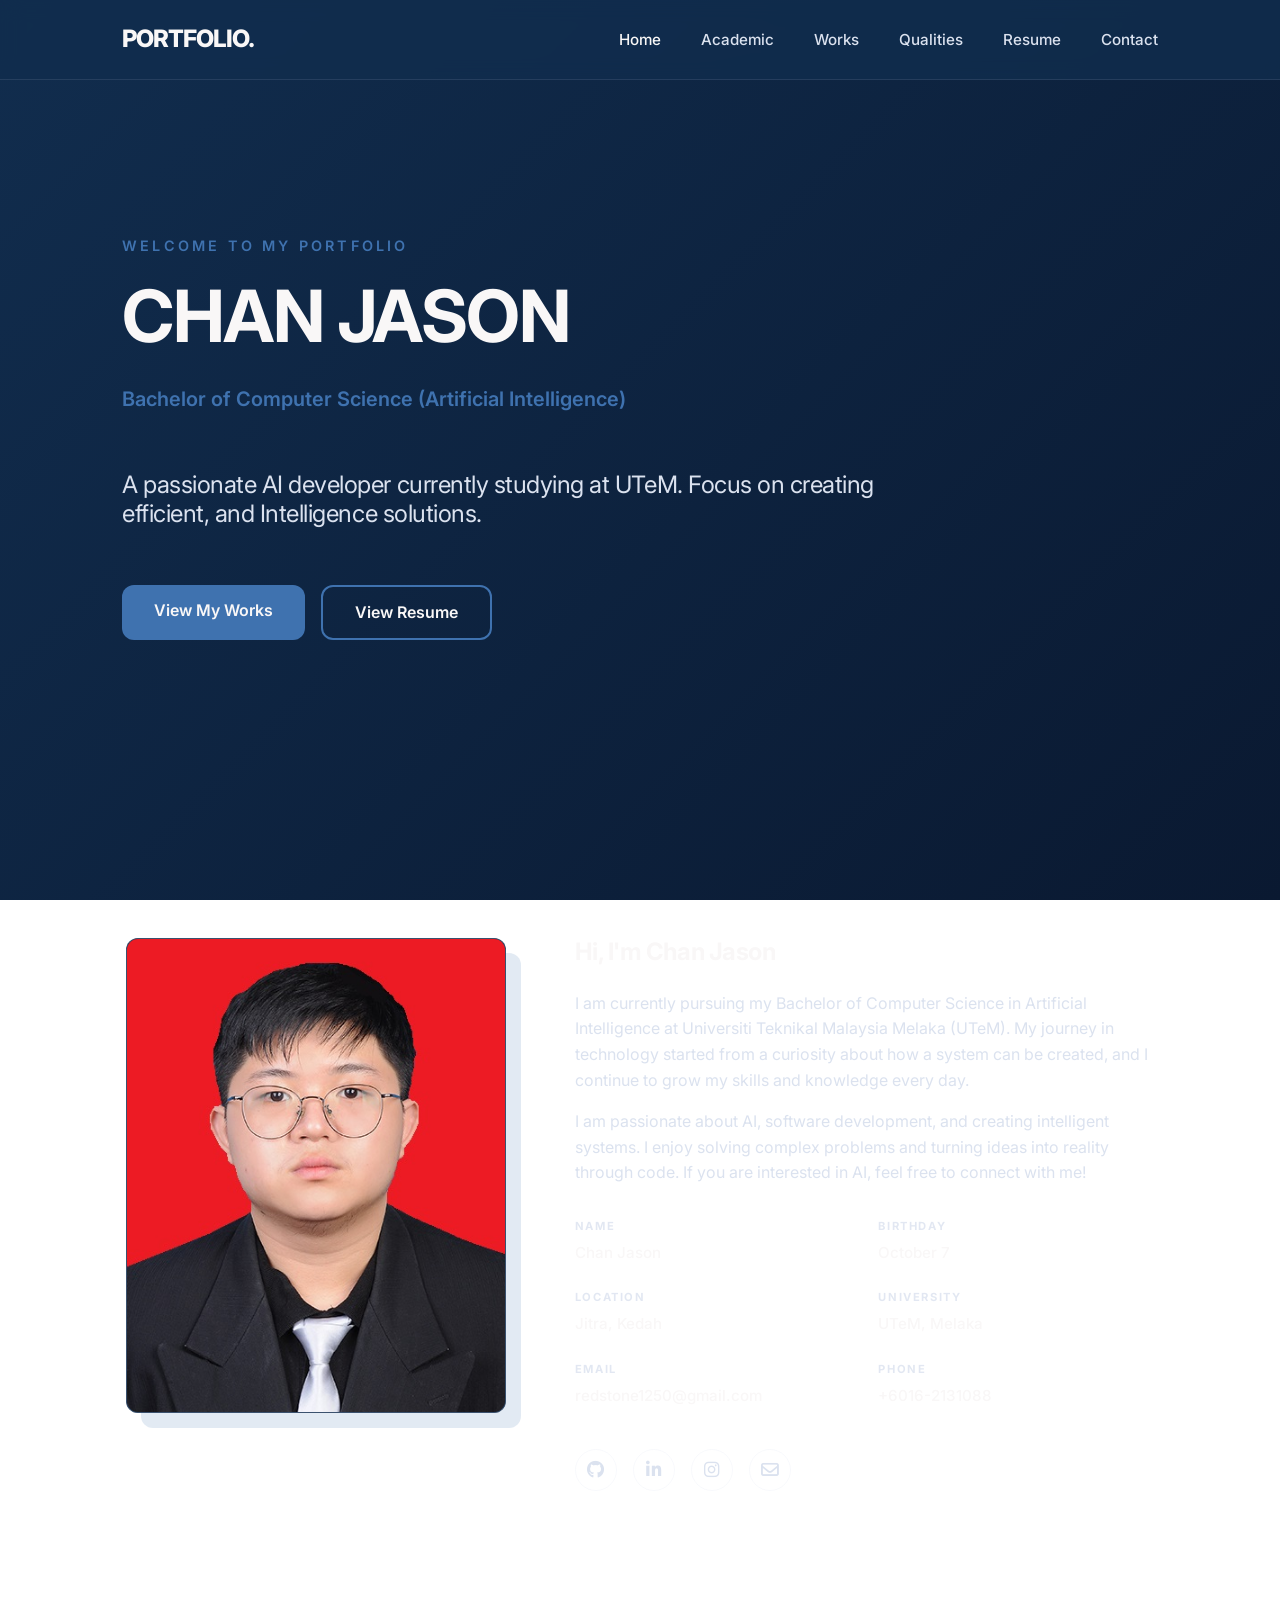
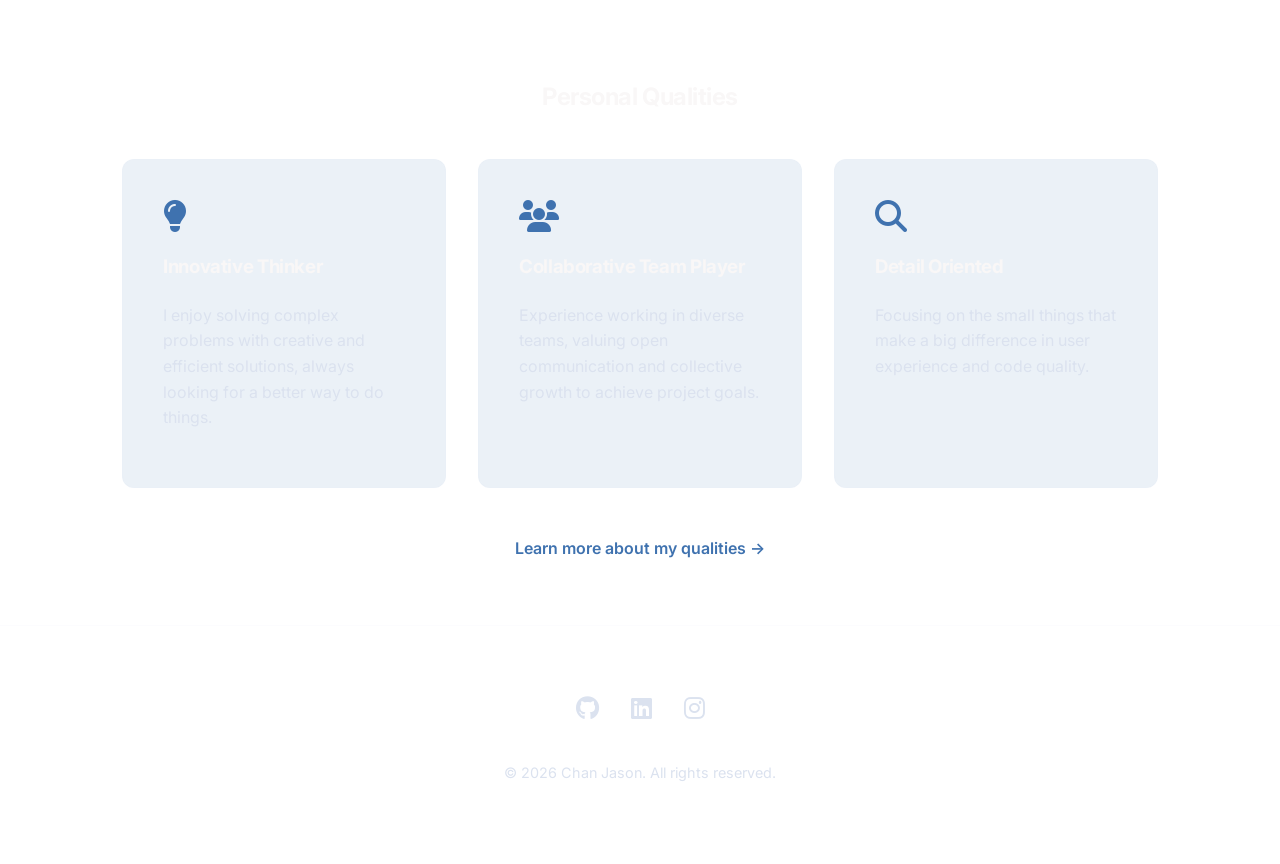
<file: index.html>
<!DOCTYPE html>
<html lang="en">
<head>
    <meta charset="UTF-8">
    <meta name="viewport" content="width=device-width, initial-scale=1.0">
    <title>Chan Jason | Portfolio</title>
    <meta name="description" content="Personal portfolio of Chan Jason, a UTeM student specializing in AI.">
    <link rel="stylesheet" href="style.css">
    <!-- FontAwesome -->
    <link rel="stylesheet" href="https://cdnjs.cloudflare.com/ajax/libs/font-awesome/6.4.0/css/all.min.css">
</head>
<body>

    <header>
        <nav>
            <a href="index.html" class="logo">PORTFOLIO.</a>
            <ul class="nav-links" id="nav-links">
                <li><a href="index.html" class="active">Home</a></li>
                <li><a href="academic.html">Academic</a></li>
                <li><a href="works.html">Works</a></li>
                <li><a href="qualities.html">Qualities</a></li>
                <li><a href="resume.html">Resume</a></li>
                <li><a href="contact.html">Contact</a></li>
            </ul>
            <div class="menu-btn" id="menu-btn">
                <i class="fas fa-bars"></i>
            </div>
        </nav>
    </header>

    <main>
        <section class="hero animate">
            <span>Welcome to my portfolio</span>
            <h1>CHAN JASON</h1>
            <p style="color: var(--accent-color); font-weight: 600;">Bachelor of Computer Science (Artificial Intelligence)</p>
            <h2 style="font-weight: 400; color: var(--secondary-color); max-width: 800px; font-size: 1.5rem; margin-top: 1rem;">A passionate AI developer currently studying at UTeM. Focus on creating efficient, and Intelligence solutions.</h2>
            <div class="cta" style="margin-top: 2rem; display: flex; gap: 1rem;">
                <a href="works.html" class="btn">View My Works</a>
                <a href="resume.html" class="btn" style="background: transparent; border: 2px solid var(--accent-color);">View Resume</a>
            </div>
        </section>

        <section id="about" class="animate" style="animation-delay: 0.1s;">
            <div class="about-grid">
                <div class="about-image">
                    <div class="flip-card" id="profile-card">
                        <div class="flip-card-inner" id="flip-inner">
                            <div class="flip-card-front">
                                <img src="./assets/Passport.jpg" alt="Chan Jason Profile" class="profile-img" id="front-img">
                            </div>
                            <div class="flip-card-back">
                                <img src="./assets/personal_1.jpg" alt="Chan Jason Personal" class="profile-img" id="back-img">
                            </div>
                        </div>
                    </div>
                </div>
                <div class="about-content">
                    <h1>Hi, I'm Chan Jason</h1>
                    <p>I am currently pursuing my Bachelor of Computer Science in Artificial Intelligence at Universiti Teknikal Malaysia Melaka (UTeM). My journey in technology started from a curiosity about how a system can be created, and I continue to grow my skills and knowledge every day.</p>
                    <p>I am passionate about AI, software development, and creating intelligent systems. I enjoy solving complex problems and turning ideas into reality through code. If you are interested in AI, feel free to connect with me!</p>
                    
                    <div class="info-grid">
                        <div class="info-item">
                            <span class="info-label">Name</span>
                            <span class="info-value">Chan Jason</span>
                        </div>
                        <div class="info-item">
                            <span class="info-label">Birthday</span>
                            <span class="info-value">October 7</span>
                        </div>
                        <div class="info-item">
                            <span class="info-label">Location</span>
                            <span class="info-value">Jitra, Kedah</span>
                        </div>
                        <div class="info-item">
                            <span class="info-label">University</span>
                            <span class="info-value">UTeM, Melaka</span>
                        </div>
                        <div class="info-item">
                            <span class="info-label">Email</span>
                            <span class="info-value">redstone1250@gmail.com</span>
                        </div>
                        <div class="info-item">
                            <span class="info-label">Phone</span>
                            <span class="info-value">+6016-2131088</span>
                        </div>
                    </div>

                    <div class="social-row">
                        <a href="https://github.com/TokyoChan125" target="_blank" class="social-icon-btn"><i class="fab fa-github"></i></a>
                        <a href="https://www.linkedin.com/in/jason-chan-83b9a0276" target="_blank" class="social-icon-btn"><i class="fab fa-linkedin-in"></i></a>
                        <a href="https://www.instagram.com/chanjasonc/" target="_blank" class="social-icon-btn"><i class="fab fa-instagram"></i></a>
                        <a href="mailto:redstone1250@gmail.com" class="social-icon-btn"><i class="far fa-envelope"></i></a>
                    </div>
                </div>
            </div>
        </section>

        <section id="qualities" class="animate" style="animation-delay: 0.2s;">
            <h2 style="text-align: center; margin-bottom: 3rem;">Personal Qualities</h2>
            <div class="grid">
                <div class="card">
                    <i class="fas fa-lightbulb" style="font-size: 2rem; color: var(--accent-color); margin-bottom: 1.5rem;"></i>
                    <h3>Innovative Thinker</h3>
                    <p>I enjoy solving complex problems with creative and efficient solutions, always looking for a better way to do things.</p>
                </div>
                <div class="card">
                    <i class="fas fa-users" style="font-size: 2rem; color: var(--accent-color); margin-bottom: 1.5rem;"></i>
                    <h3>Collaborative Team Player</h3>
                    <p>Experience working in diverse teams, valuing open communication and collective growth to achieve project goals.</p>
                </div>
                <div class="card">
                    <i class="fas fa-search" style="font-size: 2rem; color: var(--accent-color); margin-bottom: 1.5rem;"></i>
                    <h3>Detail Oriented</h3>
                    <p>Focusing on the small things that make a big difference in user experience and code quality.</p>
                </div>
            </div>
            <div style="text-align: center; margin-top: 3rem;">
                <a href="qualities.html" style="color: var(--accent-color); font-weight: 600;">Learn more about my qualities →</a>
            </div>
        </section>
    </main>

    <footer>
        <div class="social-links">
            <a href="https://github.com/TokyoChan125" target="_blank"><i class="fab fa-github"></i></a>
            <a href="https://www.linkedin.com/in/jason-chan-83b9a0276" target="_blank"><i class="fab fa-linkedin"></i></a>
            <a href="https://www.instagram.com/chanjasonc/" target="_blank"><i class="fab fa-instagram"></i></a>
        </div>
        <p>&copy; 2026 Chan Jason. All rights reserved.</p>
    </footer>

    <script>
        // Profile Card Endless Sequence Flip Logic
        const card = document.getElementById('profile-card');
        const flipInner = document.getElementById('flip-inner');
        const frontImg = document.getElementById('front-img');
        const backImg = document.getElementById('back-img');
        
        const images = [
            './assets/Passport.jpg',
            './assets/personal_1.jpg',
            './assets/personal_2.jpg'
        ];
        
        let currentRotation = 0;
        let imageIndex = 0; // The index of the image CURRENTLY visible

        card.addEventListener('click', () => {
            currentRotation += 180;
            flipInner.style.transform = `rotateY(${currentRotation}deg)`;
            
            // Increment image index for the NEXT face that will become visible
            imageIndex = (imageIndex + 1) % images.length;
            
            // Determine which side is now hidden (the one we just rotated AWAY from)
            // and update it with the image AFTER the next one.
            const nextImageIndex = (imageIndex + 1) % images.length;
            
            // Wait for the flip to hide the face before swapping
            setTimeout(() => {
                if ((currentRotation / 180) % 2 === 0) {
                    // Front is visible, update Back
                    backImg.src = images[nextImageIndex];
                } else {
                    // Back is visible, update Front
                    frontImg.src = images[nextImageIndex];
                }
            }, 400);
        });

        // Mobile Menu Toggle
        const menuBtn = document.getElementById('menu-btn');
        const navLinks = document.getElementById('nav-links');

        menuBtn.addEventListener('click', () => {
            navLinks.classList.toggle('active');
            const icon = menuBtn.querySelector('i');
            icon.classList.toggle('fa-bars');
            icon.classList.toggle('fa-times');
        });
    </script>
</body>
</html>
</file>
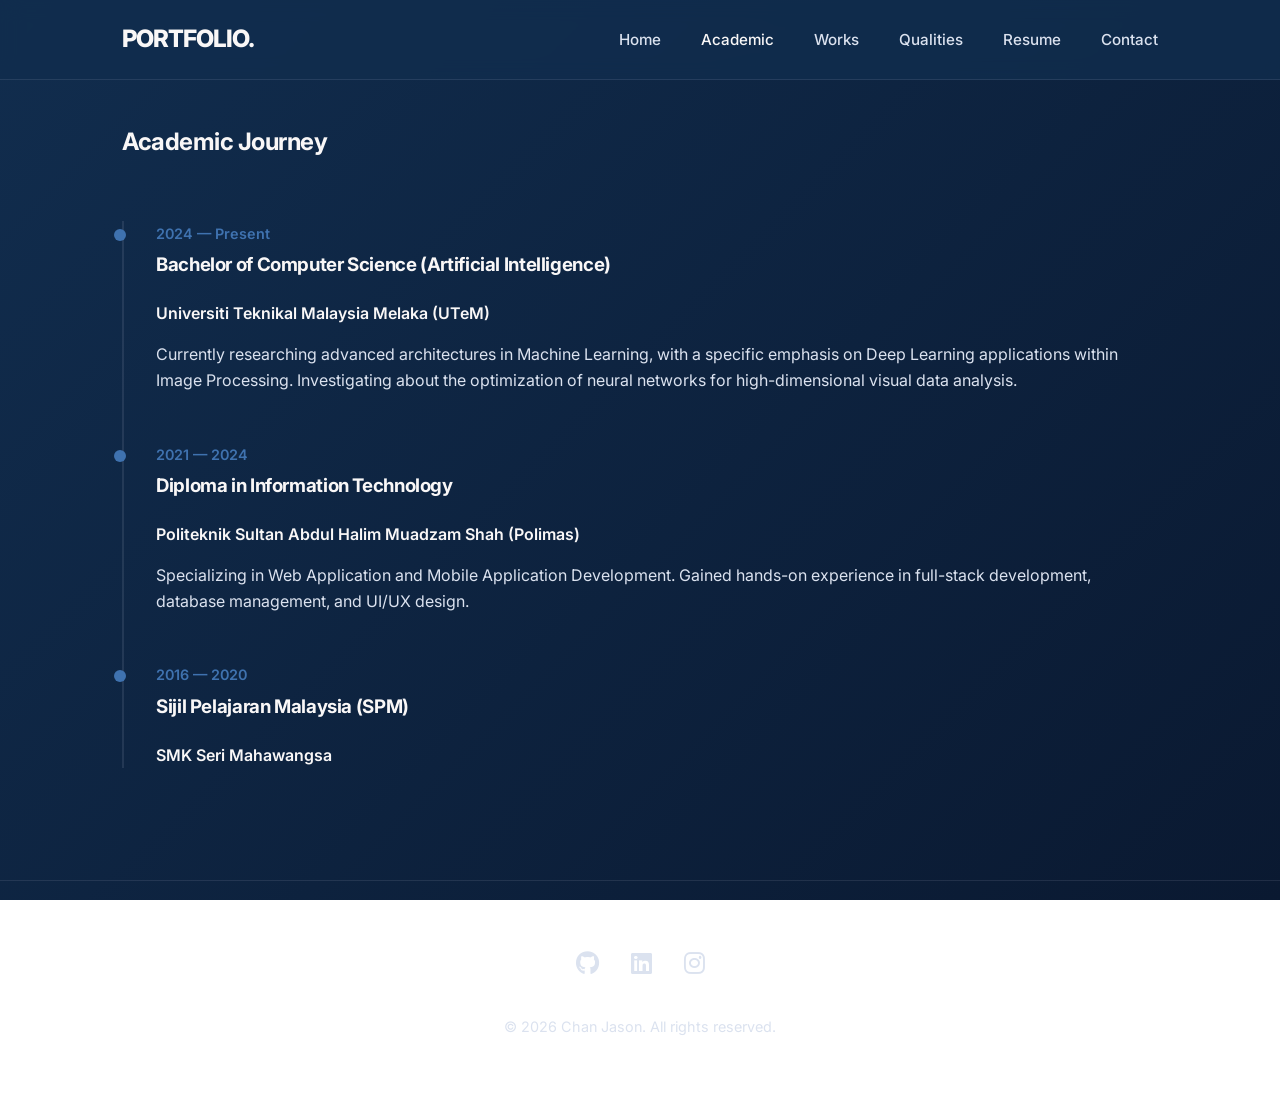
<file: academic.html>
<!DOCTYPE html>
<html lang="en">
<head>
    <meta charset="UTF-8">
    <meta name="viewport" content="width=device-width, initial-scale=1.0">
    <title>Academic Background | Portfolio</title>
    <link rel="stylesheet" href="style.css">
    <link rel="stylesheet" href="https://cdnjs.cloudflare.com/ajax/libs/font-awesome/6.4.0/css/all.min.css">
</head>
<body>

    <header>
        <nav>
            <a href="index.html" class="logo">PORTFOLIO.</a>
            <ul class="nav-links" id="nav-links">
                <li><a href="index.html">Home</a></li>
                <li><a href="academic.html" class="active">Academic</a></li>
                <li><a href="works.html">Works</a></li>
                <li><a href="qualities.html">Qualities</a></li>
                <li><a href="resume.html">Resume</a></li>
                <li><a href="contact.html">Contact</a></li>
            </ul>
            <div class="menu-btn" id="menu-btn">
                <i class="fas fa-bars"></i>
            </div>
        </nav>
    </header>

    <main>
        <section class="animate">
            <h1 style="margin-bottom: 4rem;">Academic Journey</h1>

            <div class="timeline">
                <!-- University -->
                <div class="timeline-item">
                    <span style="color: var(--accent-color); font-weight: 600; font-size: 0.9rem;">2024 — Present</span>
                    <h3 style="margin-top: 0.5rem;">Bachelor of Computer Science (Artificial Intelligence)</h3>
                    <p style="color: var(--text-color); font-weight: 600;">Universiti Teknikal Malaysia Melaka (UTeM)</p>
                    <p>Currently researching advanced architectures in Machine Learning, with a specific emphasis on Deep Learning applications within Image Processing. Investigating about the optimization of neural networks for high-dimensional visual data analysis.</p>
                </div>

                <!-- Pre-U -->
                <div class="timeline-item">
                    <span style="color: var(--accent-color); font-weight: 600; font-size: 0.9rem;">2021 — 2024</span>
                    <h3 style="margin-top: 0.5rem;">Diploma in Information Technology</h3>
                    <p style="color: var(--text-color); font-weight: 600;">Politeknik Sultan Abdul Halim Muadzam Shah (Polimas)</p>
                    <p>Specializing in Web Application and Mobile Application Development. Gained hands-on experience in full-stack development, database management, and UI/UX design.</p>
                </div>

                <!-- Secondary School -->
                <div class="timeline-item">
                    <span style="color: var(--accent-color); font-weight: 600; font-size: 0.9rem;">2016 — 2020</span>
                    <h3 style="margin-top: 0.5rem;">Sijil Pelajaran Malaysia (SPM)</h3>
                    <p style="color: var(--text-color); font-weight: 600;">SMK Seri Mahawangsa</p>
                </div>
            </div>
        </section>
    </main>

    <footer>
        <div class="social-links">
            <a href="https://github.com/TokyoChan125" target="_blank"><i class="fab fa-github"></i></a>
            <a href="https://www.linkedin.com/in/jason-chan-83b9a0276" target="_blank"><i class="fab fa-linkedin"></i></a>
            <a href="https://www.instagram.com/chanjasonc/" target="_blank"><i class="fab fa-instagram"></i></a>
        </div>
        <p>&copy; 2026 Chan Jason. All rights reserved.</p>
    </footer>

    <script>
        // Mobile Menu Toggle
        const menuBtn = document.getElementById('menu-btn');
        const navLinks = document.getElementById('nav-links');

        menuBtn.addEventListener('click', () => {
            navLinks.classList.toggle('active');
            const icon = menuBtn.querySelector('i');
            icon.classList.toggle('fa-bars');
            icon.classList.toggle('fa-times');
        });
    </script>
</body>
</html>
</file>
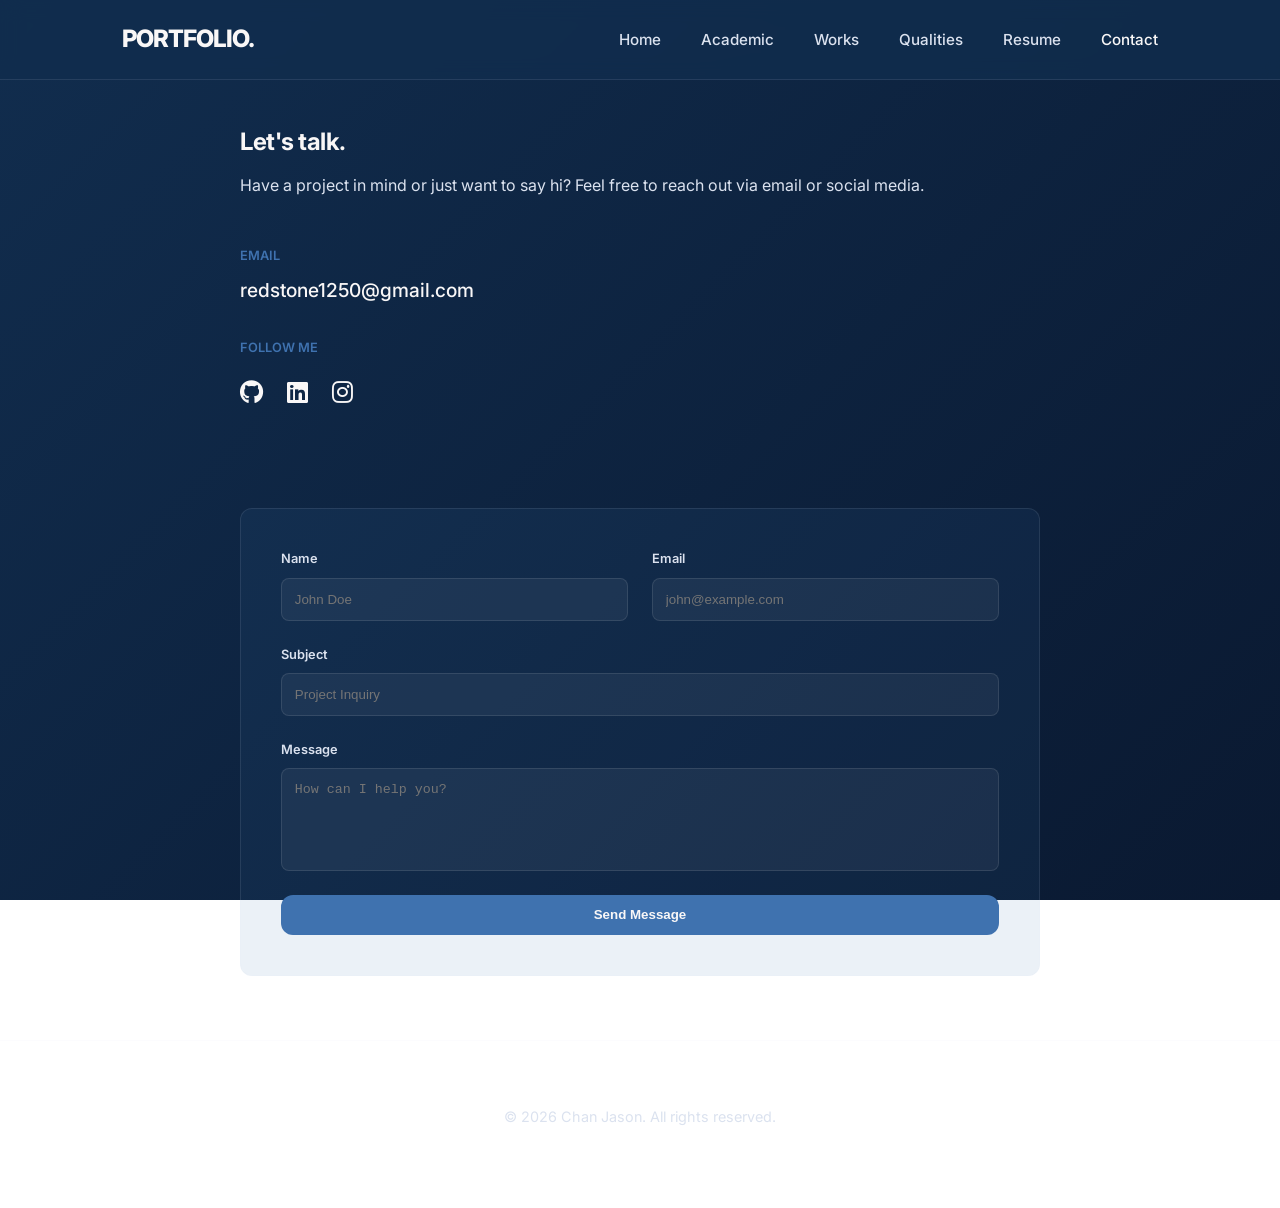
<file: contact.html>
<!DOCTYPE html>
<html lang="en">
<head>
    <meta charset="UTF-8">
    <meta name="viewport" content="width=device-width, initial-scale=1.0">
    <title>Contact Me | Portfolio</title>
    <link rel="stylesheet" href="style.css">
    <link rel="stylesheet" href="https://cdnjs.cloudflare.com/ajax/libs/font-awesome/6.4.0/css/all.min.css">
</head>
<body>

    <header>
        <nav>
            <a href="index.html" class="logo">PORTFOLIO.</a>
            <ul class="nav-links" id="nav-links">
                <li><a href="index.html">Home</a></li>
                <li><a href="academic.html">Academic</a></li>
                <li><a href="works.html">Works</a></li>
                <li><a href="qualities.html">Qualities</a></li>
                <li><a href="resume.html">Resume</a></li>
                <li><a href="contact.html" class="active">Contact</a></li>
            </ul>
            <div class="menu-btn" id="menu-btn">
                <i class="fas fa-bars"></i>
            </div>
        </nav>
    </header>

    <main>
        <section class="animate">
            <div class="contact-container">
                <!-- Contact Info -->
                <div>
                    <h1 style="margin-bottom: 1rem;">Let's talk.</h1>
                    <p style="margin-bottom: 3rem;">Have a project in mind or just want to say hi? Feel free to reach out via email or social media.</p>
                    
                    <div style="margin-bottom: 2rem;">
                        <span style="display: block; color: var(--accent-color); font-weight: 600; font-size: 0.8rem; text-transform: uppercase; margin-bottom: 0.5rem;">Email</span>
                        <a href="mailto:redstone1250@gmail.com" style="font-size: 1.2rem; font-weight: 500;">redstone1250@gmail.com</a>
                    </div>

                    <div style="margin-bottom: 3rem;">
                        <span style="display: block; color: var(--accent-color); font-weight: 600; font-size: 0.8rem; text-transform: uppercase; margin-bottom: 1rem;">Follow Me</span>
                        <div style="display: flex; gap: 1.5rem; font-size: 1.5rem;">
                            <a href="https://github.com/TokyoChan125" target="_blank"><i class="fab fa-github"></i></a>
                            <a href="https://www.linkedin.com/in/jason-chan-83b9a0276" target="_blank"><i class="fab fa-linkedin"></i></a>
                            <a href="https://www.instagram.com/chanjasonc/" target="_blank"><i class="fab fa-instagram"></i></a>
                        </div>
                    </div>
                </div>

                <!-- Contact Form -->
                <div class="card">
                    <form id="contact-form" action="https://formspree.io/f/mpqbdywy" method="POST" style="display: flex; flex-direction: column; gap: 1.5rem;">
                        <div style="display: grid; grid-template-columns: 1fr 1fr; gap: 1.5rem;">
                            <div style="display: flex; flex-direction: column; gap: 0.5rem;">
                                <label style="font-size: 0.8rem; font-weight: 600; color: var(--secondary-color);">Name</label>
                                <input type="text" name="name" required placeholder="John Doe" style="padding: 0.8rem; border-radius: 8px; border: 1px solid rgba(255,255,255,0.1); background: rgba(255,255,255,0.05); color: var(--text-color);">
                            </div>
                            <div style="display: flex; flex-direction: column; gap: 0.5rem;">
                                <label style="font-size: 0.8rem; font-weight: 600; color: var(--secondary-color);">Email</label>
                                <input type="email" name="email" required placeholder="john@example.com" style="padding: 0.8rem; border-radius: 8px; border: 1px solid rgba(255,255,255,0.1); background: rgba(255,255,255,0.05); color: var(--text-color);">
                            </div>
                        </div>
                        <div style="display: flex; flex-direction: column; gap: 0.5rem;">
                            <label style="font-size: 0.8rem; font-weight: 600; color: var(--secondary-color);">Subject</label>
                            <input type="text" name="subject" placeholder="Project Inquiry" style="padding: 0.8rem; border-radius: 8px; border: 1px solid rgba(255,255,255,0.1); background: rgba(255,255,255,0.05); color: var(--text-color);">
                        </div>
                        <div style="display: flex; flex-direction: column; gap: 0.5rem;">
                            <label style="font-size: 0.8rem; font-weight: 600; color: var(--secondary-color);">Message</label>
                            <textarea name="message" rows="5" required placeholder="How can I help you?" style="padding: 0.8rem; border-radius: 8px; border: 1px solid rgba(255,255,255,0.1); background: rgba(255,255,255,0.05); color: var(--text-color); resize: none;"></textarea>
                        </div>
                        <button type="submit" class="btn" style="width: 100%;">Send Message</button>
                        <div id="form-status"></div>
                    </form>
                </div>
            </div>
        </section>
    </main>

    <footer>
        <p>&copy; 2026 Chan Jason. All rights reserved.</p>
    </footer>

    <script>
        const form = document.getElementById('contact-form');
        const status = document.getElementById('form-status');

        form.addEventListener('submit', async (e) => {
            e.preventDefault();
            const data = new FormData(form);
            
            // Show loading state
            const btn = form.querySelector('button');
            const originalText = btn.innerText;
            btn.innerHTML = '<i class="fas fa-circle-notch fa-spin"></i> Sending...';
            btn.disabled = true;

            try {
                const response = await fetch(form.action, {
                    method: form.method,
                    body: data,
                    headers: {
                        'Accept': 'application/json'
                    }
                });
                
                if (response.ok) {
                    status.innerHTML = "Success! Your message has been sent.";
                    status.className = "success";
                    form.reset();
                } else {
                    const result = await response.json();
                    if (result.errors) {
                        status.innerHTML = result.errors.map(error => error.message).join(", ");
                    } else {
                        status.innerHTML = "Oops! There was a problem submitting your form.";
                    }
                    status.className = "error";
                }
            } catch (error) {
                status.innerHTML = "Oops! There was a problem connecting to the server.";
                status.className = "error";
            } finally {
                btn.innerText = originalText;
                btn.disabled = false;
                // Auto-hide status after 5 seconds
                setTimeout(() => { 
                    status.style.opacity = '0';
                    setTimeout(() => {
                        status.className = "";
                        status.style.opacity = '1';
                    }, 300);
                }, 5000);
            }
        });

        // Mobile Menu Toggle
        const menuBtn = document.getElementById('menu-btn');
        const navLinks = document.getElementById('nav-links');

        menuBtn.addEventListener('click', () => {
            navLinks.classList.toggle('active');
            const icon = menuBtn.querySelector('i');
            icon.classList.toggle('fa-bars');
            icon.classList.toggle('fa-times');
        });
    </script>
</body>
</html>
</file>
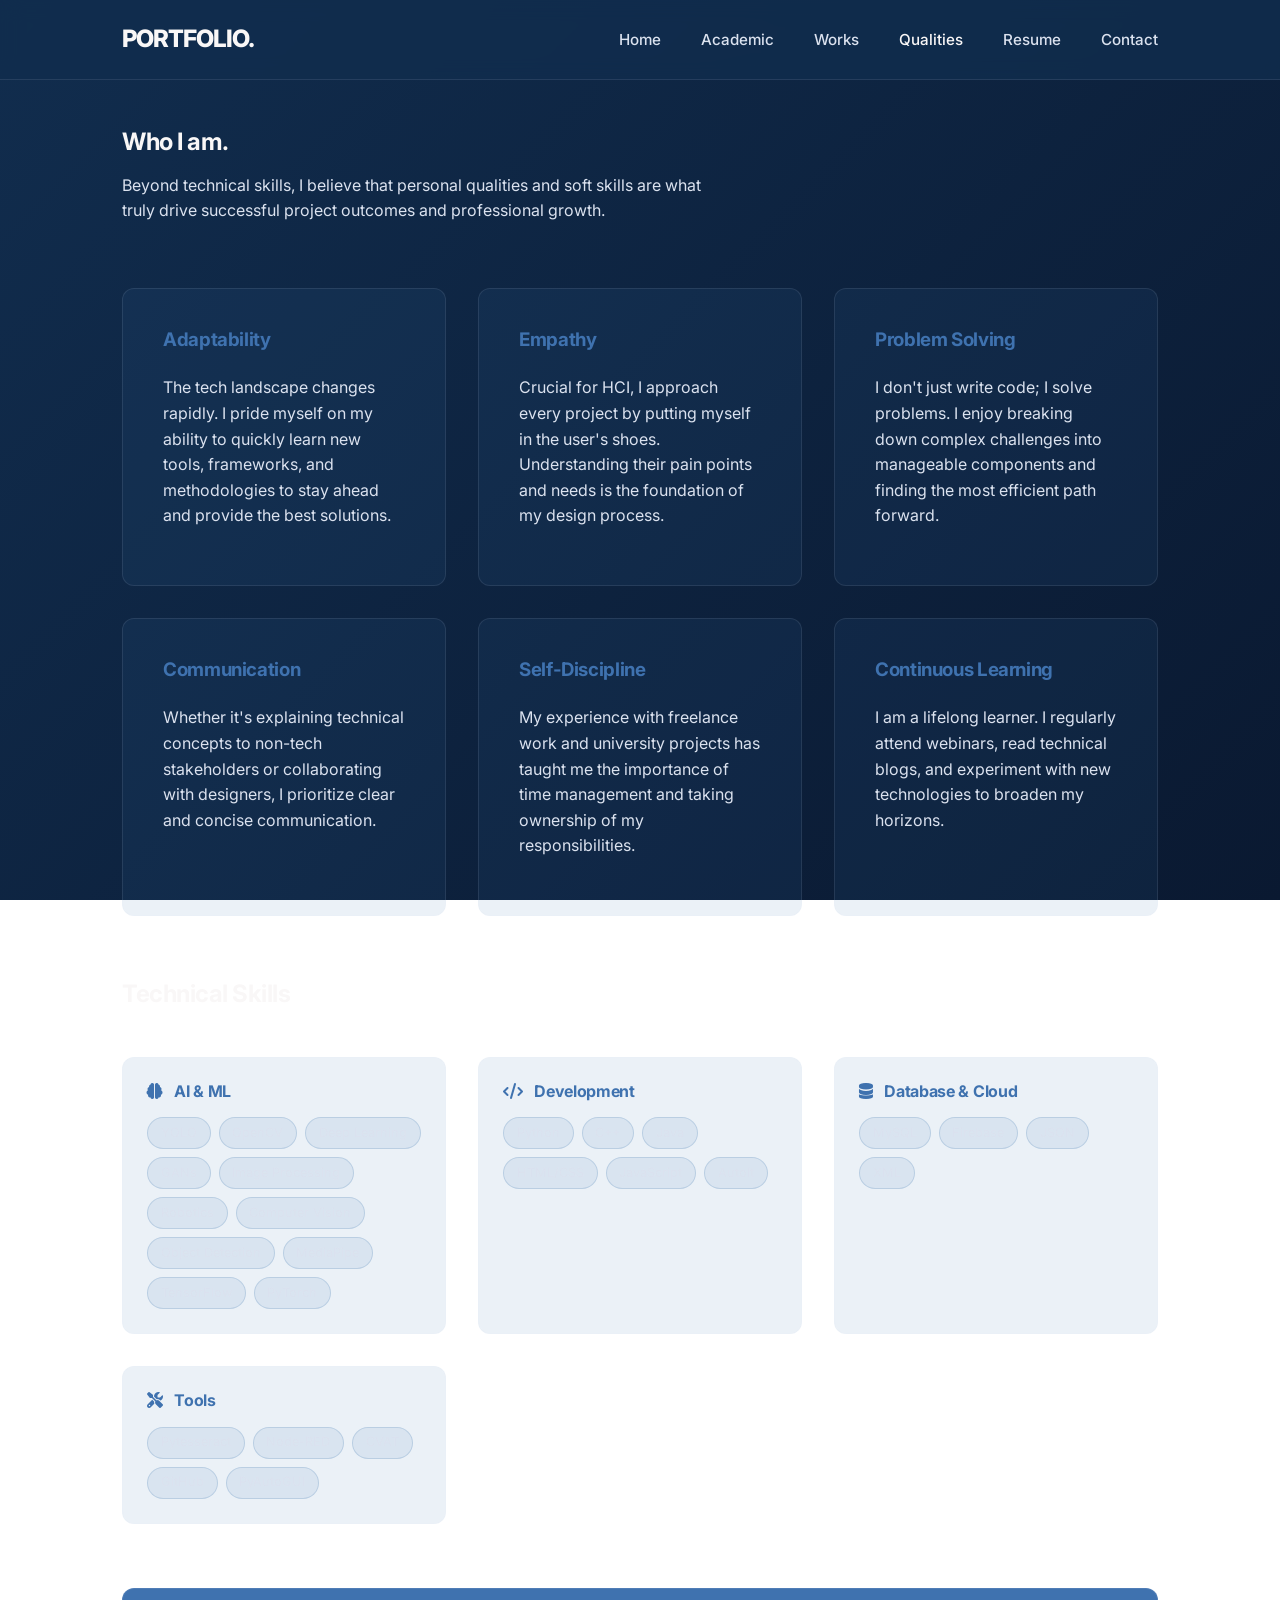
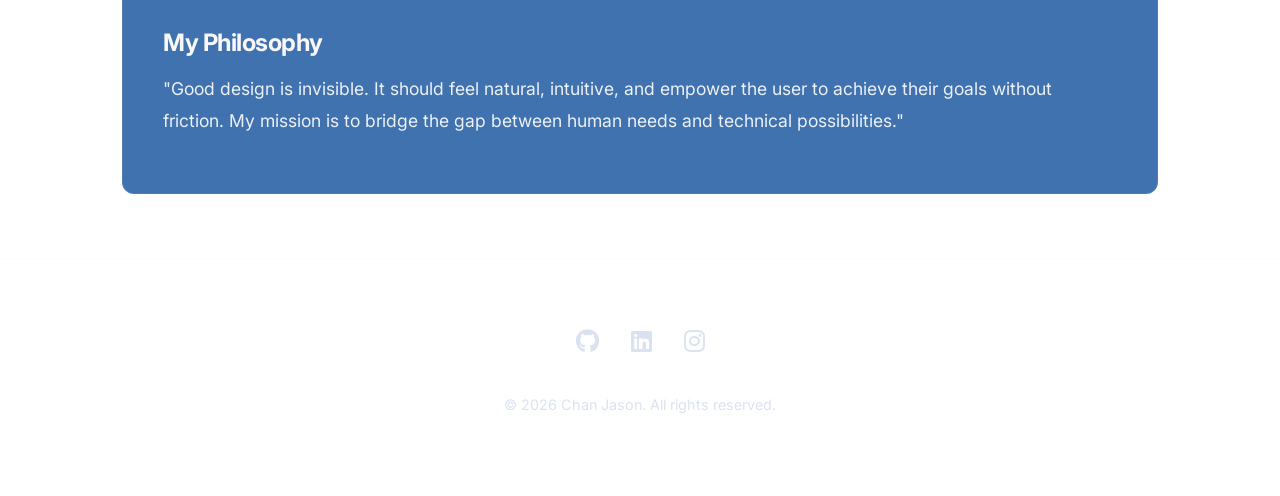
<file: qualities.html>
<!DOCTYPE html>
<html lang="en">
<head>
    <meta charset="UTF-8">
    <meta name="viewport" content="width=device-width, initial-scale=1.0">
    <title>Personal Qualities | Portfolio</title>
    <link rel="stylesheet" href="style.css">
    <link rel="stylesheet" href="https://cdnjs.cloudflare.com/ajax/libs/font-awesome/6.4.0/css/all.min.css">
</head>
<body>

    <header>
        <nav>
            <a href="index.html" class="logo">PORTFOLIO.</a>
            <ul class="nav-links" id="nav-links">
                <li><a href="index.html">Home</a></li>
                <li><a href="academic.html">Academic</a></li>
                <li><a href="works.html">Works</a></li>
                <li><a href="qualities.html" class="active">Qualities</a></li>
                <li><a href="resume.html">Resume</a></li>
                <li><a href="contact.html">Contact</a></li>
            </ul>
            <div class="menu-btn" id="menu-btn">
                <i class="fas fa-bars"></i>
            </div>
        </nav>
    </header>

    <main>
        <section class="animate">
            <h1 style="margin-bottom: 1rem;">Who I am.</h1>
            <p style="margin-bottom: 4rem; max-width: 600px;">Beyond technical skills, I believe that personal qualities and soft skills are what truly drive successful project outcomes and professional growth.</p>

            <div class="grid">
                <div class="card">
                    <h3 style="color: var(--accent-color);">Adaptability</h3>
                    <p>The tech landscape changes rapidly. I pride myself on my ability to quickly learn new tools, frameworks, and methodologies to stay ahead and provide the best solutions.</p>
                </div>
                <div class="card">
                    <h3 style="color: var(--accent-color);">Empathy</h3>
                    <p>Crucial for HCI, I approach every project by putting myself in the user's shoes. Understanding their pain points and needs is the foundation of my design process.</p>
                </div>
                <div class="card">
                    <h3 style="color: var(--accent-color);">Problem Solving</h3>
                    <p>I don't just write code; I solve problems. I enjoy breaking down complex challenges into manageable components and finding the most efficient path forward.</p>
                </div>
                <div class="card">
                    <h3 style="color: var(--accent-color);">Communication</h3>
                    <p>Whether it's explaining technical concepts to non-tech stakeholders or collaborating with designers, I prioritize clear and concise communication.</p>
                </div>
                <div class="card">
                    <h3 style="color: var(--accent-color);">Self-Discipline</h3>
                    <p>My experience with freelance work and university projects has taught me the importance of time management and taking ownership of my responsibilities.</p>
                </div>
                <div class="card">
                    <h3 style="color: var(--accent-color);">Continuous Learning</h3>
                    <p>I am a lifelong learner. I regularly attend webinars, read technical blogs, and experiment with new technologies to broaden my horizons.</p>
                </div>
            </div>
        </section>

        </section>

        <section class="animate" style="padding-top: 0;">
            <h2 style="margin-bottom: 3rem;">Technical Skills</h2>
            <div class="grid" style="grid-template-columns: repeat(auto-fit, minmax(240px, 1fr));">
                <div class="card" style="padding: 1.5rem;">
                    <h4 style="color: var(--accent-color); margin-bottom: 1rem;"><i class="fas fa-brain" style="margin-right: 0.5rem;"></i> AI & ML</h4>
                    <div style="display: flex; flex-wrap: wrap; gap: 0.5rem;">
                        <span class="skill-tag">YOLO</span>
                        <span class="skill-tag">OpenCV</span>
                        <span class="skill-tag">Deep Learning</span>
                        <span class="skill-tag">GANs</span>
                        <span class="skill-tag">Image Processing</span>
                        <span class="skill-tag">Robotics</span>
                        <span class="skill-tag">Computer Vision</span>
                        <span class="skill-tag">Object Detection</span>
                        <span class="skill-tag">MediaPipe</span>
                        <span class="skill-tag">TensorFlow</span>
                        <span class="skill-tag">PyTorch</span>
                    </div>
                </div>
                <div class="card" style="padding: 1.5rem;">
                    <h4 style="color: var(--accent-color); margin-bottom: 1rem;"><i class="fas fa-code" style="margin-right: 0.5rem;"></i> Development</h4>
                    <div style="display: flex; flex-wrap: wrap; gap: 0.5rem;">
                        <span class="skill-tag">Python</span>
                        <span class="skill-tag">C++</span>
                        <span class="skill-tag">Java</span>
                        <span class="skill-tag">HTML/CSS</span>
                        <span class="skill-tag">JavaScript</span>
                        <span class="skill-tag">AutoIt</span>
                    </div>
                </div>
                <div class="card" style="padding: 1.5rem;">
                    <h4 style="color: var(--accent-color); margin-bottom: 1rem;"><i class="fas fa-database" style="margin-right: 0.5rem;"></i> Database & Cloud</h4>
                    <div style="display: flex; flex-wrap: wrap; gap: 0.5rem;">
                        <span class="skill-tag">MySQL</span>
                        <span class="skill-tag">Firebase</span>
                        <span class="skill-tag">JSON</span>
                        <span class="skill-tag">XML</span>
                    </div>
                </div>
                <div class="card" style="padding: 1.5rem;">
                    <h4 style="color: var(--accent-color); margin-bottom: 1rem;"><i class="fas fa-tools" style="margin-right: 0.5rem;"></i> Tools</h4>
                    <div style="display: flex; flex-wrap: wrap; gap: 0.5rem;">
                        <span class="skill-tag">Pytesseract</span>
                        <span class="skill-tag">Node-RED</span>
                        <span class="skill-tag">CVAT</span>
                        <span class="skill-tag">GitHub</span>
                        <span class="skill-tag">PyAutoGUI</span>
                    </div>
                </div>
            </div>
        </section>

        <section style="padding-top: 0;" class="animate">
            <div class="card" style="background: var(--accent-color); color: var(--text-color);">
                <h2 style="margin-bottom: 1rem;">My Philosophy</h2>
                <p style="color: rgba(255,255,255,0.9); font-size: 1.1rem; line-height: 1.8;">"Good design is invisible. It should feel natural, intuitive, and empower the user to achieve their goals without friction. My mission is to bridge the gap between human needs and technical possibilities."</p>
            </div>
        </section>
    </main>

    <footer>
        <div class="social-links">
            <a href="https://github.com/TokyoChan125" target="_blank"><i class="fab fa-github"></i></a>
            <a href="https://www.linkedin.com/in/jason-chan-83b9a0276" target="_blank"><i class="fab fa-linkedin"></i></a>
            <a href="https://www.instagram.com/chanjasonc/" target="_blank"><i class="fab fa-instagram"></i></a>
        </div>
        <p>&copy; 2026 Chan Jason. All rights reserved.</p>
    </footer>

    <script>
        // Mobile Menu Toggle
        const menuBtn = document.getElementById('menu-btn');
        const navLinks = document.getElementById('nav-links');

        menuBtn.addEventListener('click', () => {
            navLinks.classList.toggle('active');
            const icon = menuBtn.querySelector('i');
            icon.classList.toggle('fa-bars');
            icon.classList.toggle('fa-times');
        });
    </script>
</body>
</html>
</file>
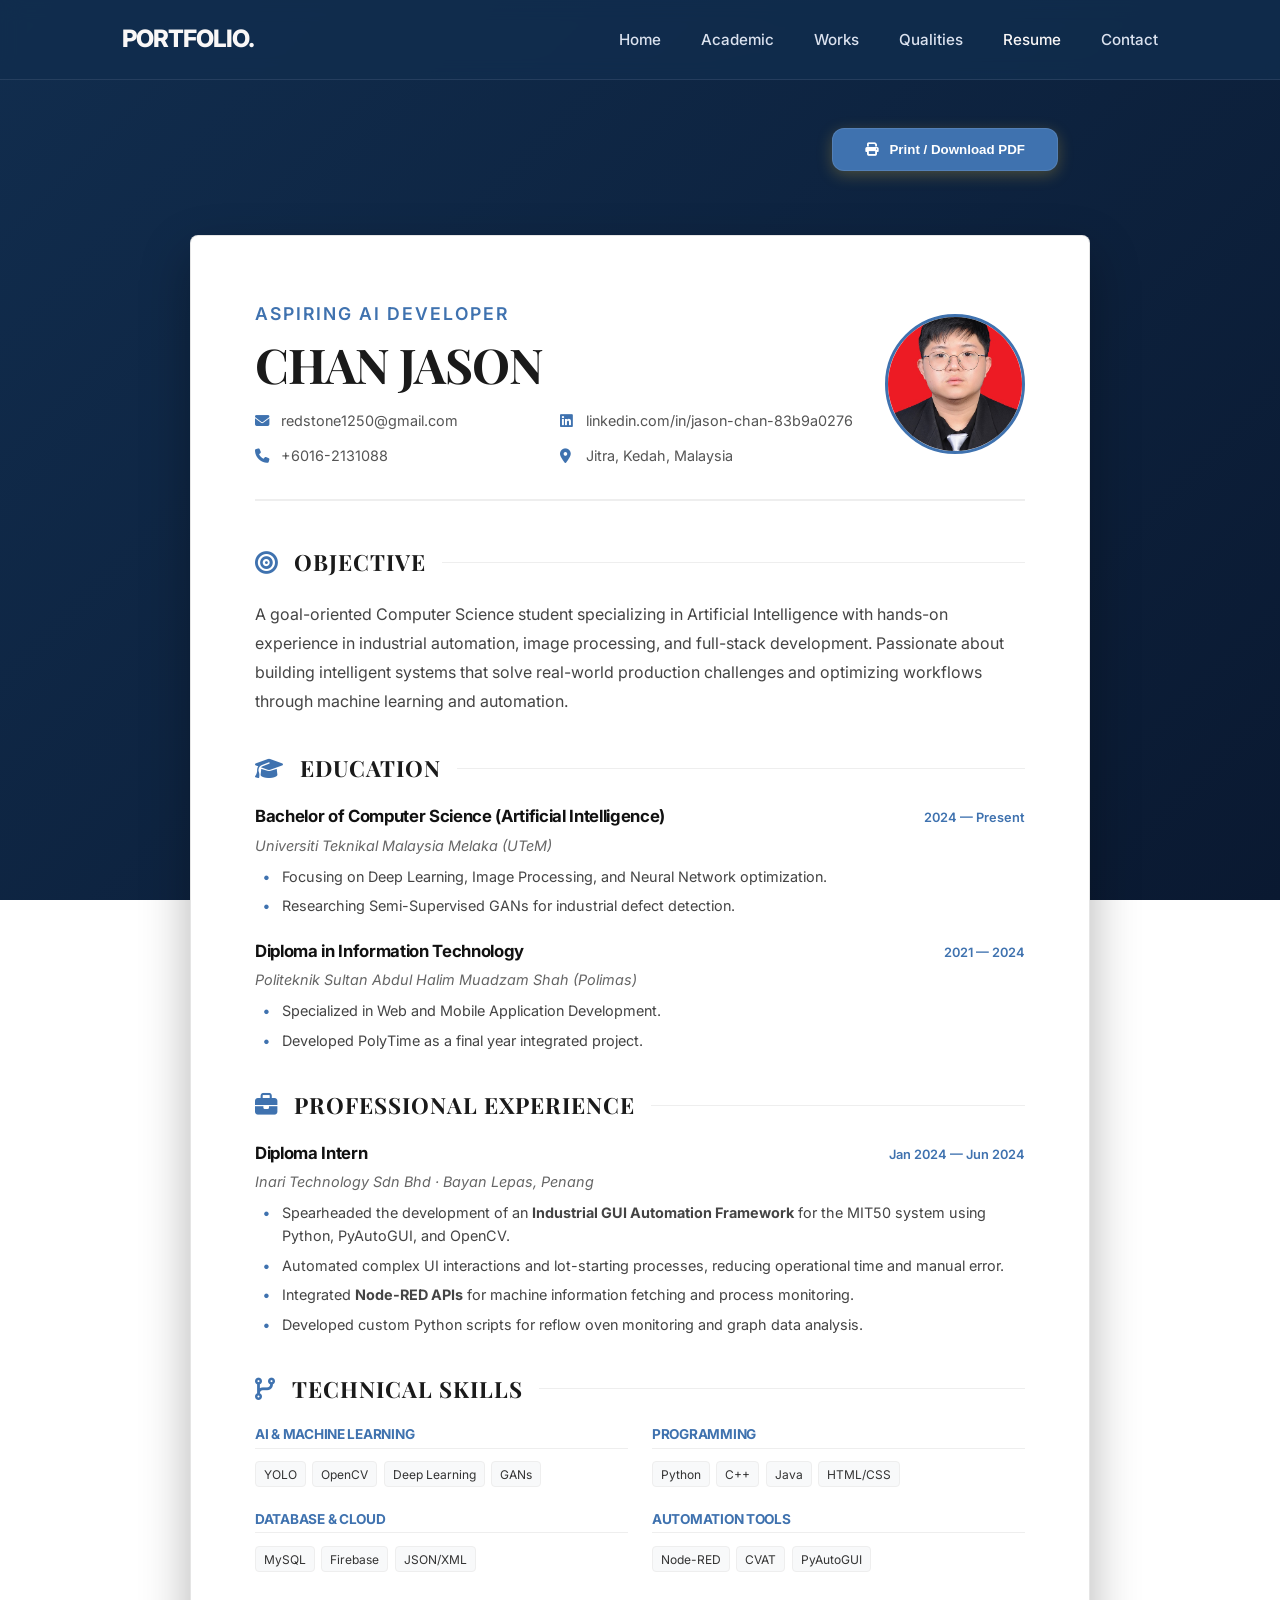
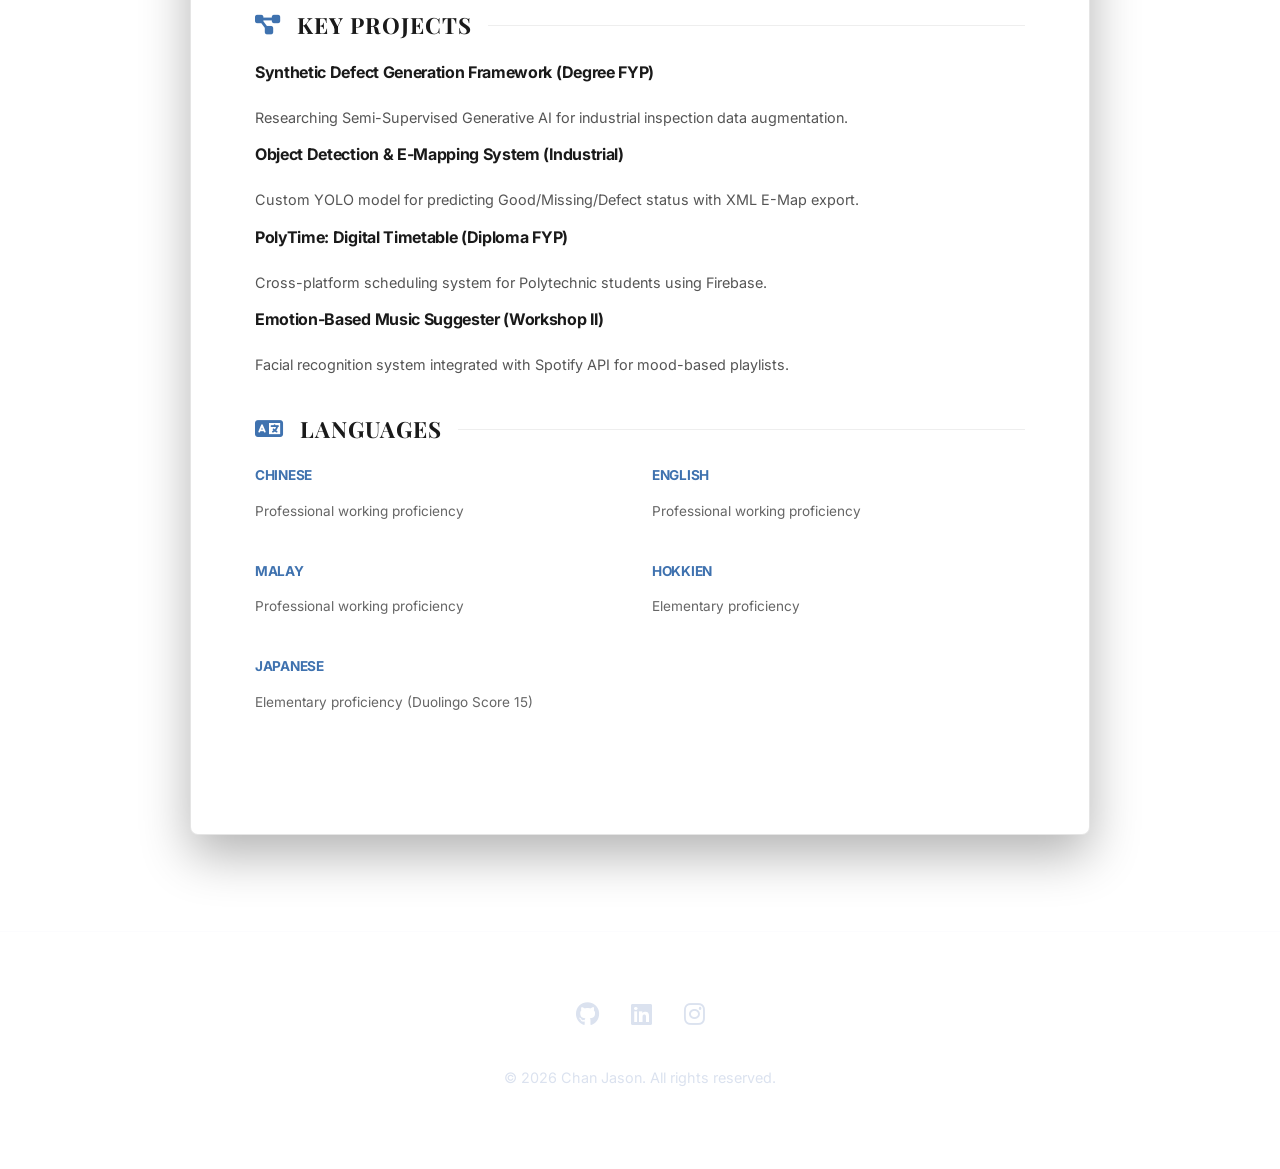
<file: resume.html>
<!DOCTYPE html>
<html lang="en">
<head>
    <meta charset="UTF-8">
    <meta name="viewport" content="width=device-width, initial-scale=1.0">
    <title>Resume | Chan Jason</title>
    <link rel="stylesheet" href="style.css">
    <link rel="stylesheet" href="https://cdnjs.cloudflare.com/ajax/libs/font-awesome/6.4.0/css/all.min.css">
    <link href="https://fonts.googleapis.com/css2?family=Playfair+Display:wght@700&family=Inter:wght@300;400;500;600;700&display=swap" rel="stylesheet">
    <style>
        @media print {
            @page {
                size: A4;
                margin: 20mm;
            }
            body {
                background: #fff !important;
                padding: 0 !important;
                color: #000 !important;
            }
            header, footer, .no-print {
                display: none !important;
            }
            .cv-paper {
                box-shadow: none !important;
                padding: 0 !important;
                width: 100% !important;
                max-width: 100% !important;
                margin: 0 !important;
                border: none !important;
            }
            .cv-section {
                padding: 0 !important;
                display: block !important;
            }
            .cv-header h1 {
                font-size: 28pt !important;
            }
            .cv-section-title {
                margin-top: 20pt !important;
                break-after: avoid;
            }
            .cv-item {
                break-inside: avoid;
            }
            a {
                text-decoration: none !important;
                color: #000 !important;
            }
        }
    </style>
</head>
<body style="background: var(--bg-gradient); background-attachment: fixed;">

    <header class="no-print">
        <nav>
            <a href="index.html" class="logo">PORTFOLIO.</a>
            <ul class="nav-links" id="nav-links">
                <li><a href="index.html">Home</a></li>
                <li><a href="academic.html">Academic</a></li>
                <li><a href="works.html">Works</a></li>
                <li><a href="qualities.html">Qualities</a></li>
                <li><a href="resume.html" class="active">Resume</a></li>
                <li><a href="contact.html">Contact</a></li>
            </ul>
            <div class="menu-btn" id="menu-btn">
                <i class="fas fa-bars"></i>
            </div>
        </nav>
    </header>

    <main>
        <!-- Print Button Section -->
        <div class="no-print" style="max-width: 900px; margin: 8rem auto -2rem; text-align: right; padding: 0 2rem; position: relative; z-index: 10;">
            <button id="print-btn" class="btn" style="background: var(--gold-accent); color: #fff; box-shadow: 0 4px 15px rgba(212, 175, 55, 0.3); border: 1px solid rgba(255,255,255,0.1);">
                <i class="fas fa-print" style="margin-right: 0.5rem;"></i> Print / Download PDF
            </button>
        </div>

        <section class="cv-section animate">
            <div class="cv-paper">
                <!-- Header -->
                <div class="cv-header">
                    <div>
                        <span class="title">Aspiring AI Developer</span>
                        <h1>CHAN JASON</h1>
                        <div class="cv-contact">
                            <div class="cv-contact-item"><i class="fas fa-envelope"></i> redstone1250@gmail.com</div>
                            <div class="cv-contact-item"><i class="fab fa-linkedin"></i> linkedin.com/in/jason-chan-83b9a0276</div>
                            <div class="cv-contact-item"><i class="fas fa-phone"></i> +6016-2131088</div>
                            <div class="cv-contact-item"><i class="fas fa-map-marker-alt"></i> Jitra, Kedah, Malaysia</div>
                        </div>
                    </div>
                    <div class="cv-photo">
                        <img src="./assets/Passport.jpg" alt="Chan Jason">
                    </div>
                </div>

                <!-- Objective -->
                <div class="cv-body-section">
                    <h2 class="cv-section-title"><i class="fas fa-bullseye"></i> Objective</h2>
                    <p style="color: #444; line-height: 1.8;">A goal-oriented Computer Science student specializing in Artificial Intelligence with hands-on experience in industrial automation, image processing, and full-stack development. Passionate about building intelligent systems that solve real-world production challenges and optimizing workflows through machine learning and automation.</p>
                </div>

                <!-- Education -->
                <div class="cv-body-section">
                    <h2 class="cv-section-title"><i class="fas fa-graduation-cap"></i> Education</h2>
                    <div class="cv-item">
                        <div class="cv-item-header">
                            <h3>Bachelor of Computer Science (Artificial Intelligence)</h3>
                            <span class="date">2024 — Present</span>
                        </div>
                        <span class="sub-header">Universiti Teknikal Malaysia Melaka (UTeM)</span>
                        <ul class="cv-list">
                            <li>Focusing on Deep Learning, Image Processing, and Neural Network optimization.</li>
                            <li>Researching Semi-Supervised GANs for industrial defect detection.</li>
                        </ul>
                    </div>
                    <div class="cv-item">
                        <div class="cv-item-header">
                            <h3>Diploma in Information Technology</h3>
                            <span class="date">2021 — 2024</span>
                        </div>
                        <span class="sub-header">Politeknik Sultan Abdul Halim Muadzam Shah (Polimas)</span>
                        <ul class="cv-list">
                            <li>Specialized in Web and Mobile Application Development.</li>
                            <li>Developed PolyTime as a final year integrated project.</li>
                        </ul>
                    </div>
                </div>

                <!-- Experience -->
                <div class="cv-body-section">
                    <h2 class="cv-section-title"><i class="fas fa-briefcase"></i> Professional Experience</h2>
                    <div class="cv-item">
                        <div class="cv-item-header">
                            <h3>Diploma Intern</h3>
                            <span class="date">Jan 2024 — Jun 2024</span>
                        </div>
                        <span class="sub-header">Inari Technology Sdn Bhd · Bayan Lepas, Penang</span>
                        <ul class="cv-list">
                            <li>Spearheaded the development of an <strong>Industrial GUI Automation Framework</strong> for the MIT50 system using Python, PyAutoGUI, and OpenCV.</li>
                            <li>Automated complex UI interactions and lot-starting processes, reducing operational time and manual error.</li>
                            <li>Integrated <strong>Node-RED APIs</strong> for machine information fetching and process monitoring.</li>
                            <li>Developed custom Python scripts for reflow oven monitoring and graph data analysis.</li>
                        </ul>
                    </div>
                </div>

                <!-- Technical Skills -->
                <div class="cv-body-section">
                    <h2 class="cv-section-title"><i class="fas fa-code-branch"></i> Technical Skills</h2>
                    <div class="cv-skills-grid">
                        <div class="cv-skill-cat">
                            <h4>AI & Machine Learning</h4>
                            <div class="cv-skill-tags">
                                <span class="cv-skill-tag">YOLO</span>
                                <span class="cv-skill-tag">OpenCV</span>
                                <span class="cv-skill-tag">Deep Learning</span>
                                <span class="cv-skill-tag">GANs</span>
                            </div>
                        </div>
                        <div class="cv-skill-cat">
                            <h4>Programming</h4>
                            <div class="cv-skill-tags">
                                <span class="cv-skill-tag">Python</span>
                                <span class="cv-skill-tag">C++</span>
                                <span class="cv-skill-tag">Java</span>
                                <span class="cv-skill-tag">HTML/CSS</span>
                            </div>
                        </div>
                        <div class="cv-skill-cat">
                            <h4>Database & Cloud</h4>
                            <div class="cv-skill-tags">
                                <span class="cv-skill-tag">MySQL</span>
                                <span class="cv-skill-tag">Firebase</span>
                                <span class="cv-skill-tag">JSON/XML</span>
                            </div>
                        </div>
                        <div class="cv-skill-cat">
                            <h4>Automation Tools</h4>
                            <div class="cv-skill-tags">
                                <span class="cv-skill-tag">Node-RED</span>
                                <span class="cv-skill-tag">CVAT</span>
                                <span class="cv-skill-tag">PyAutoGUI</span>
                            </div>
                        </div>
                    </div>
                </div>

                <!-- Key Projects -->
                <div class="cv-body-section">
                    <h2 class="cv-section-title"><i class="fas fa-project-diagram"></i> Key Projects</h2>
                    <div class="cv-item" style="margin-bottom: 1rem;">
                        <h3 style="font-size: 1rem;">Synthetic Defect Generation Framework (Degree FYP)</h3>
                        <p style="font-size: 0.9rem; color: #555;">Researching Semi-Supervised Generative AI for industrial inspection data augmentation.</p>
                    </div>
                    <div class="cv-item" style="margin-bottom: 1rem;">
                        <h3 style="font-size: 1rem;">Object Detection & E-Mapping System (Industrial)</h3>
                        <p style="font-size: 0.9rem; color: #555;">Custom YOLO model for predicting Good/Missing/Defect status with XML E-Map export.</p>
                    </div>
                    <div class="cv-item" style="margin-bottom: 1rem;">
                        <h3 style="font-size: 1rem;">PolyTime: Digital Timetable (Diploma FYP)</h3>
                        <p style="font-size: 0.9rem; color: #555;">Cross-platform scheduling system for Polytechnic students using Firebase.</p>
                    </div>
                    <div class="cv-item" style="margin-bottom: 1rem;">
                        <h3 style="font-size: 1rem;">Emotion-Based Music Suggester (Workshop II)</h3>
                        <p style="font-size: 0.9rem; color: #555;">Facial recognition system integrated with Spotify API for mood-based playlists.</p>
                    </div>
                </div>

                <!-- Languages -->
                <div class="cv-body-section">
                    <h2 class="cv-section-title"><i class="fas fa-language"></i> Languages</h2>
                    <div class="cv-skills-grid">
                        <div class="cv-skill-cat">
                            <h4 style="border: none;">Chinese</h4>
                            <p style="font-size: 0.85rem; color: #666;">Professional working proficiency</p>
                        </div>
                        <div class="cv-skill-cat">
                            <h4 style="border: none;">English</h4>
                            <p style="font-size: 0.85rem; color: #666;">Professional working proficiency</p>
                        </div>
                        <div class="cv-skill-cat">
                            <h4 style="border: none;">Malay</h4>
                            <p style="font-size: 0.85rem; color: #666;">Professional working proficiency</p>
                        </div>
                        <div class="cv-skill-cat">
                            <h4 style="border: none;">Hokkien</h4>
                            <p style="font-size: 0.85rem; color: #666;">Elementary proficiency</p>
                        </div>
                        <div class="cv-skill-cat">
                            <h4 style="border: none;">Japanese</h4>
                            <p style="font-size: 0.85rem; color: #666;">Elementary proficiency (Duolingo Score 15)</p>
                        </div>
                    </div>
                </div>

            </div>
        </section>
    </main>

    <footer class="no-print">
        <div class="social-links">
            <a href="https://github.com/TokyoChan125" target="_blank"><i class="fab fa-github"></i></a>
            <a href="https://www.linkedin.com/in/jason-chan-83b9a0276" target="_blank"><i class="fab fa-linkedin"></i></a>
            <a href="https://www.instagram.com/chanjasonc/" target="_blank"><i class="fab fa-instagram"></i></a>
        </div>
        <p>&copy; 2026 Chan Jason. All rights reserved.</p>
    </footer>

    <script>
        document.getElementById('print-btn').addEventListener('click', function() {
            window.print();
        });

        // Mobile Menu Toggle
        const menuBtn = document.getElementById('menu-btn');
        const navLinks = document.getElementById('nav-links');

        menuBtn.addEventListener('click', () => {
            navLinks.classList.toggle('active');
            const icon = menuBtn.querySelector('i');
            icon.classList.toggle('fa-bars');
            icon.classList.toggle('fa-times');
        });
    </script>

</body>
</html>
</file>
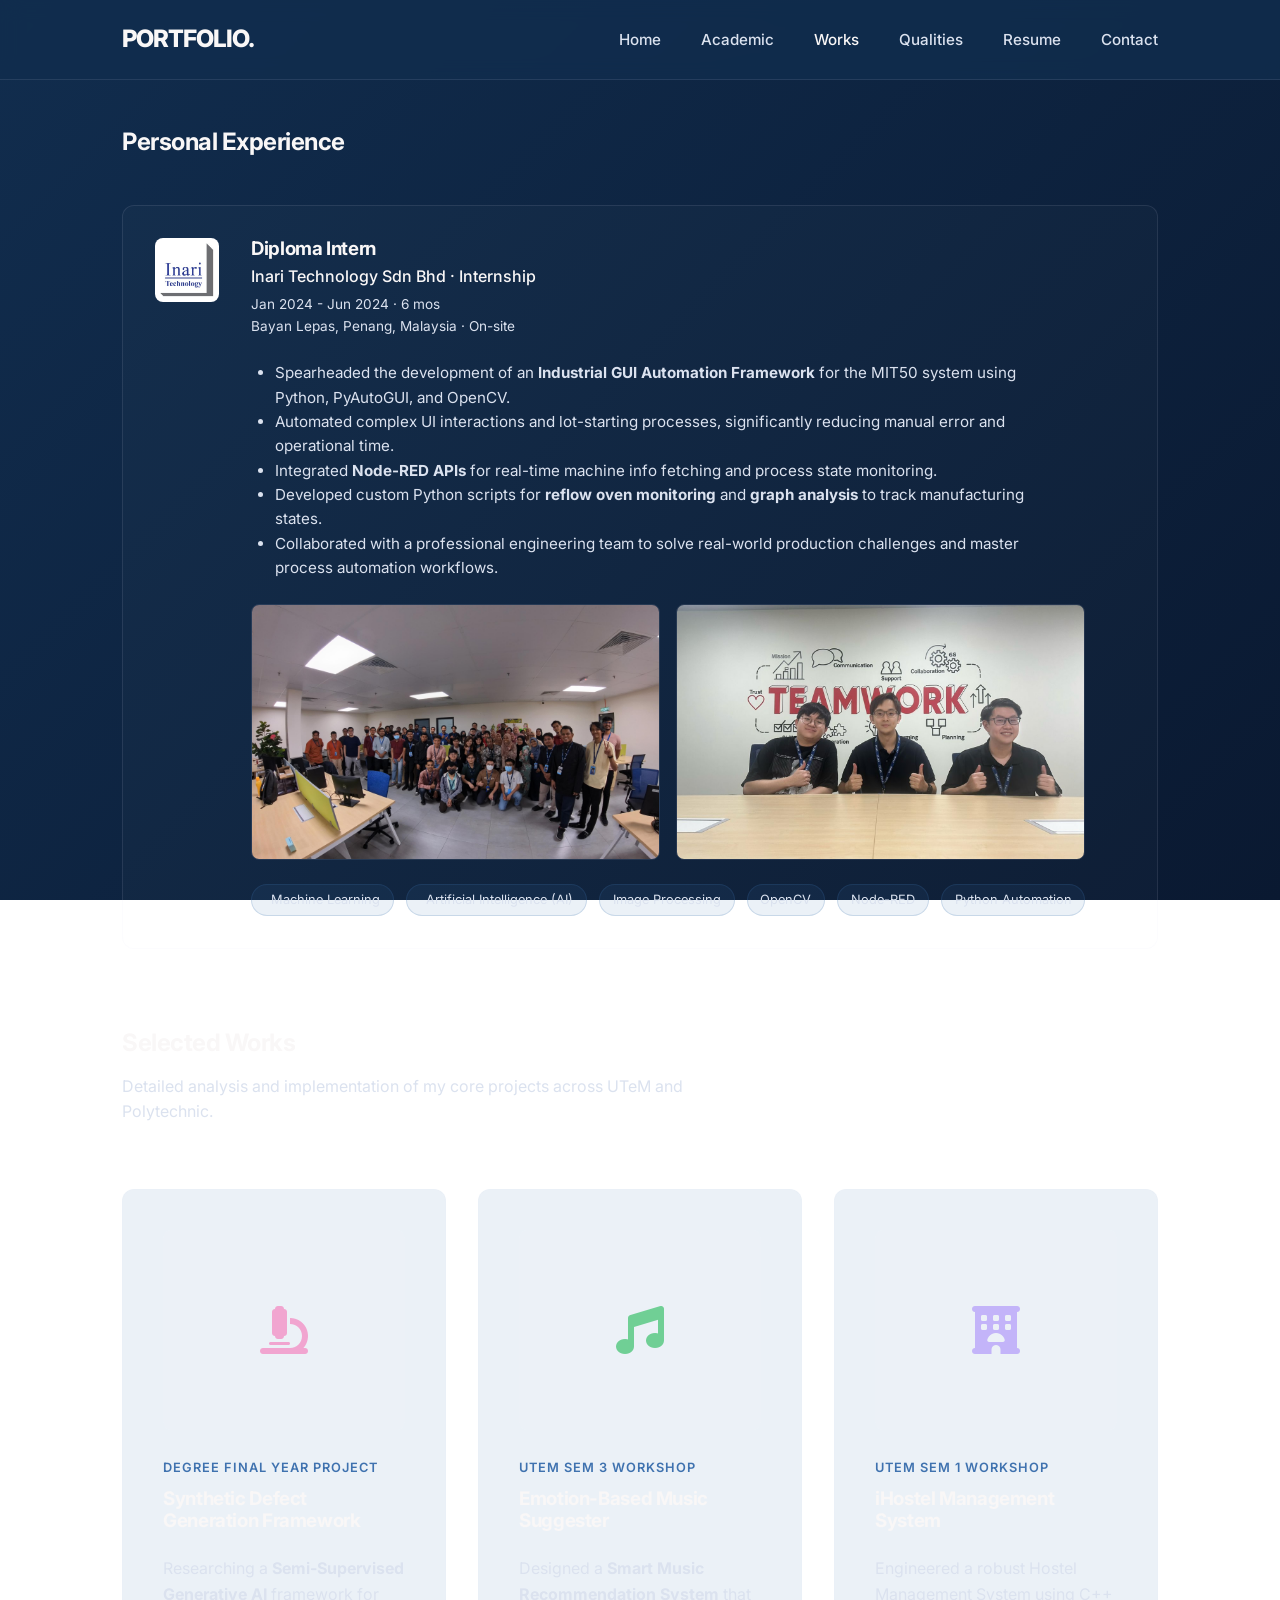
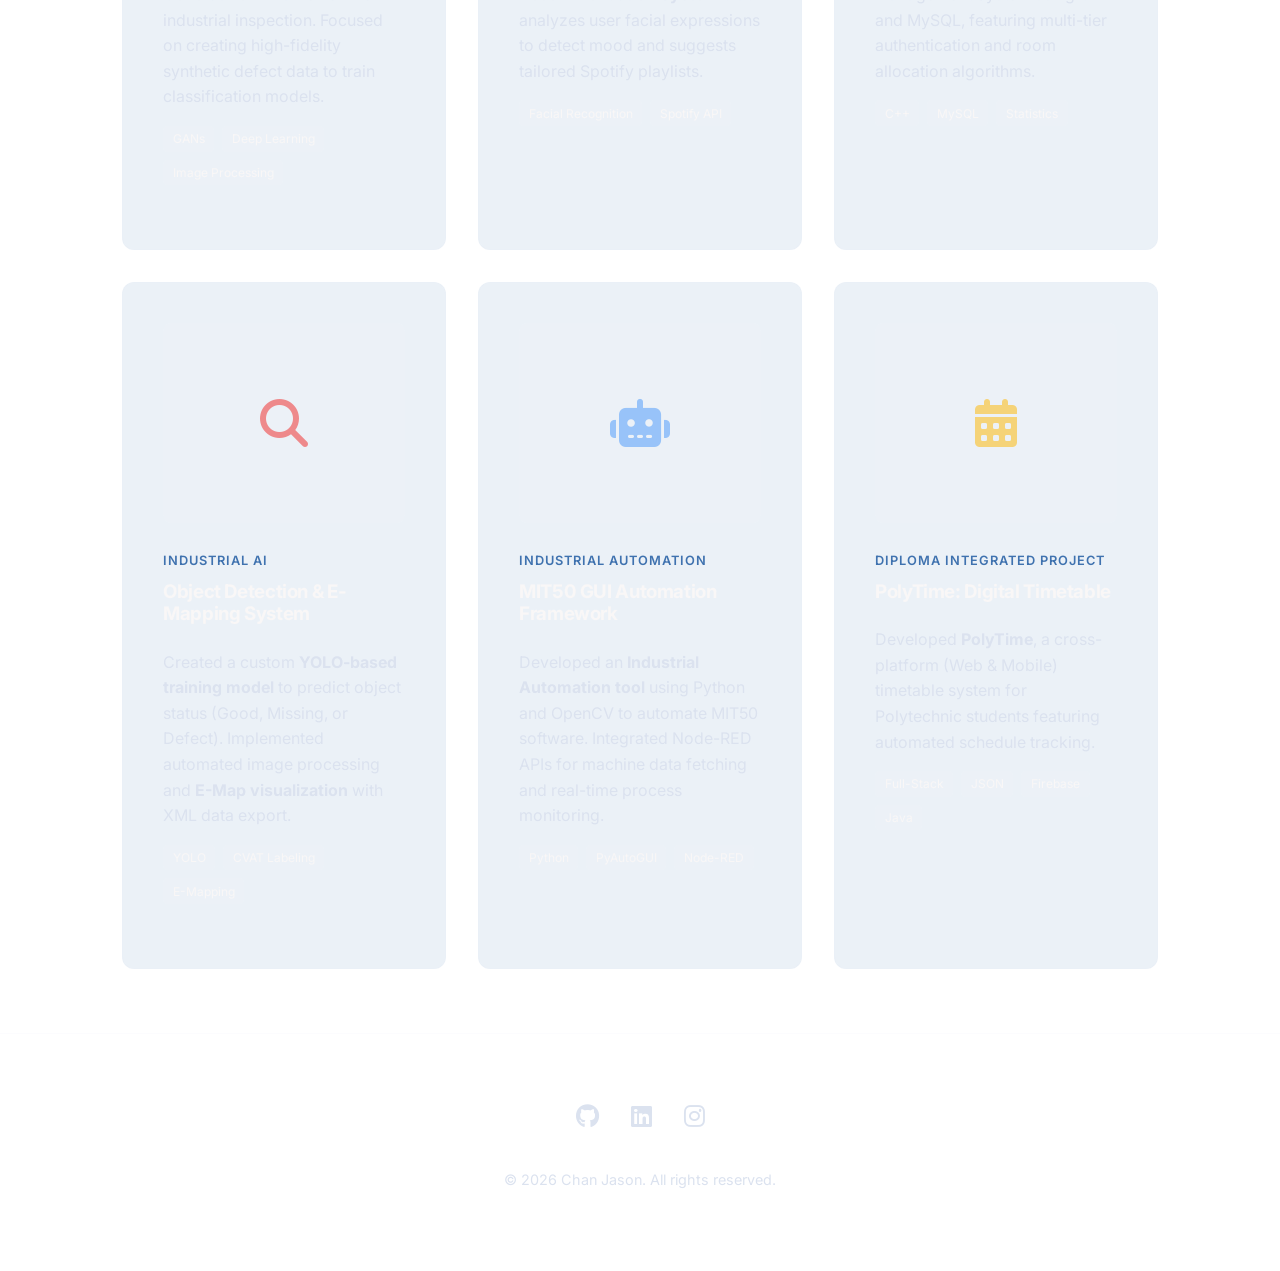
<file: works.html>
<!DOCTYPE html>
<html lang="en">
<head>
    <meta charset="UTF-8">
    <meta name="viewport" content="width=device-width, initial-scale=1.0">
    <title>My Works | Portfolio</title>
    <link rel="stylesheet" href="style.css">
    <link rel="stylesheet" href="https://cdnjs.cloudflare.com/ajax/libs/font-awesome/6.4.0/css/all.min.css">
</head>
<body>

    <header>
        <nav>
            <a href="index.html" class="logo">PORTFOLIO.</a>
            <ul class="nav-links" id="nav-links">
                <li><a href="index.html">Home</a></li>
                <li><a href="academic.html">Academic</a></li>
                <li><a href="works.html" class="active">Works</a></li>
                <li><a href="qualities.html">Qualities</a></li>
                <li><a href="resume.html">Resume</a></li>
                <li><a href="contact.html">Contact</a></li>
            </ul>
            <div class="menu-btn" id="menu-btn">
                <i class="fas fa-bars"></i>
            </div>
        </nav>
    </header>

    <main>
        <section class="animate">
            <h1 style="margin-bottom: 3rem;">Personal Experience</h1>
            
            <div class="experience-container">
                <!-- Experience 1 -->
                <div class="experience-card">
                    <div class="exp-logo">
                        <img src="./assets/inari.jpg" alt="Inari Technology Logo">
                    </div>
                    <div class="exp-info">
                        <h3>Diploma Intern</h3>
                        <p class="exp-company">Inari Technology Sdn Bhd · Internship</p>
                        <p class="exp-meta">Jan 2024 - Jun 2024 · 6 mos <br> Bayan Lepas, Penang, Malaysia · On-site</p>
                        
                        <div class="exp-description">
                            <ul style="list-style-type: disc; margin-left: 1.5rem; color: var(--secondary-color); font-size: 0.95rem; line-height: 1.6;">
                                <li>Spearheaded the development of an <strong>Industrial GUI Automation Framework</strong> for the MIT50 system using Python, PyAutoGUI, and OpenCV.</li>
                                <li>Automated complex UI interactions and lot-starting processes, significantly reducing manual error and operational time.</li>
                                <li>Integrated <strong>Node-RED APIs</strong> for real-time machine info fetching and process state monitoring.</li>
                                <li>Developed custom Python scripts for <strong>reflow oven monitoring</strong> and <strong>graph analysis</strong> to track manufacturing states.</li>
                                <li>Collaborated with a professional engineering team to solve real-world production challenges and master process automation workflows.</li>
                            </ul>
                        </div>

                        <div class="exp-media">
                            <img src="./assets/intern_image1.jpg" alt="Internship Team">
                            <img src="./assets/intern_image2.jpg" alt="Internship Team">
                        </div>

                        <div class="skill-tags">
                            <span class="skill-tag"><i style="font-size: 0.7rem; margin-right: 0.4rem;"></i> Machine Learning</span>
                            <span class="skill-tag"><i style="font-size: 0.7rem; margin-right: 0.4rem;"></i> Artificial Intelligence (AI)</span>
                            <span class="skill-tag">Image Processing</span>
                            <span class="skill-tag">OpenCV</span>
                            <span class="skill-tag">Node-RED</span>
                            <span class="skill-tag">Python Automation</span>
                        </div>
                    </div>
                </div>
            </div>

            <h1 style="margin-bottom: 1rem; margin-top: 5rem;">Selected Works</h1>
            <p style="margin-bottom: 4rem; max-width: 600px;">Detailed analysis and implementation of my core projects across UTeM and Polytechnic.</p>

            <div class="grid">
                <!-- Project 1: UTeM FYP 1 -->
                <div class="card">
                    <div style="width: 100%; height: 200px; background: rgba(255,255,255,0.05); border-radius: 8px; margin-bottom: 1.5rem; display: flex; align-items: center; justify-content: center;">
                        <i class="fas fa-microscope" style="font-size: 3rem; color: #f472b6; opacity: 0.6;"></i>
                    </div>
                    <span style="color: var(--accent-color); font-size: 0.8rem; font-weight: 600; text-transform: uppercase; letter-spacing: 1px;">Degree Final Year Project</span>
                    <h3 style="margin-top: 0.5rem;">Synthetic Defect Generation Framework</h3>
                    <p>Researching a <strong>Semi-Supervised Generative AI</strong> framework for industrial inspection. Focused on creating high-fidelity synthetic defect data to train classification models.</p>
                    <div style="display: flex; gap: 0.5rem; flex-wrap: wrap; margin-bottom: 1.5rem;">
                        <span style="padding: 0.2rem 0.6rem; background: rgba(255,255,255,0.05); border-radius: 4px; font-size: 0.75rem;">GANs</span>
                        <span style="padding: 0.2rem 0.6rem; background: rgba(255,255,255,0.05); border-radius: 4px; font-size: 0.75rem;">Deep Learning</span>
                        <span style="padding: 0.2rem 0.6rem; background: rgba(255,255,255,0.05); border-radius: 4px; font-size: 0.75rem;">Image Processing</span>
                    </div>
                </div>

                <!-- Project 2: Workshop II -->
                <div class="card">
                    <div style="width: 100%; height: 200px; background: rgba(255,255,255,0.05); border-radius: 8px; margin-bottom: 1.5rem; display: flex; align-items: center; justify-content: center;">
                        <i class="fas fa-music" style="font-size: 3rem; color: #1DB954; opacity: 0.6;"></i>
                    </div>
                    <span style="color: var(--accent-color); font-size: 0.8rem; font-weight: 600; text-transform: uppercase; letter-spacing: 1px;">UTeM Sem 3 Workshop</span>
                    <h3 style="margin-top: 0.5rem;">Emotion-Based Music Suggester</h3>
                    <p>Designed a <strong>Smart Music Recommendation System</strong> that analyzes user facial expressions to detect mood and suggests tailored Spotify playlists.</p>
                    <div style="display: flex; gap: 0.5rem; flex-wrap: wrap; margin-bottom: 1.5rem;">
                        <span style="padding: 0.2rem 0.6rem; background: rgba(255,255,255,0.05); border-radius: 4px; font-size: 0.75rem;">Facial Recognition</span>
                        <span style="padding: 0.2rem 0.6rem; background: rgba(255,255,255,0.05); border-radius: 4px; font-size: 0.75rem;">Spotify API</span>
                    </div>
                </div>

                <!-- Project 3: Workshop I -->
                <div class="card">
                    <div style="width: 100%; height: 200px; background: rgba(255,255,255,0.05); border-radius: 8px; margin-bottom: 1.5rem; display: flex; align-items: center; justify-content: center;">
                        <i class="fas fa-hotel" style="font-size: 3rem; color: #a78bfa; opacity: 0.6;"></i>
                    </div>
                    <span style="color: var(--accent-color); font-size: 0.8rem; font-weight: 600; text-transform: uppercase; letter-spacing: 1px;">UTeM Sem 1 Workshop</span>
                    <h3 style="margin-top: 0.5rem;">iHostel Management System</h3>
                    <p>Engineered a robust Hostel Management System using C++ and MySQL, featuring multi-tier authentication and room allocation algorithms.</p>
                    <div style="display: flex; gap: 0.5rem; flex-wrap: wrap; margin-bottom: 1.5rem;">
                        <span style="padding: 0.2rem 0.6rem; background: rgba(255,255,255,0.05); border-radius: 4px; font-size: 0.75rem;">C++</span>
                        <span style="padding: 0.2rem 0.6rem; background: rgba(255,255,255,0.05); border-radius: 4px; font-size: 0.75rem;">MySQL</span>
                        <span style="padding: 0.2rem 0.6rem; background: rgba(255,255,255,0.05); border-radius: 4px; font-size: 0.75rem;">Statistics</span>
                    </div>
                </div>

                <!-- Project 4: AI Defect Detection & E-Mapping -->
                <div class="card">
                    <div style="width: 100%; height: 200px; background: rgba(255,255,255,0.05); border-radius: 8px; margin-bottom: 1.5rem; display: flex; align-items: center; justify-content: center;">
                        <i class="fas fa-search" style="font-size: 3rem; color: #ef4444; opacity: 0.6;"></i>
                    </div>
                    <span style="color: var(--accent-color); font-size: 0.8rem; font-weight: 600; text-transform: uppercase; letter-spacing: 1px;">Industrial AI</span>
                    <h3 style="margin-top: 0.5rem;">Object Detection & E-Mapping System</h3>
                    <p>Created a custom <strong>YOLO-based training model</strong> to predict object status (Good, Missing, or Defect). Implemented automated image processing and <strong>E-Map visualization</strong> with XML data export.</p>
                    <div style="display: flex; gap: 0.5rem; flex-wrap: wrap; margin-bottom: 1.5rem;">
                        <span style="padding: 0.2rem 0.6rem; background: rgba(255,255,255,0.05); border-radius: 4px; font-size: 0.75rem;">YOLO</span>
                        <span style="padding: 0.2rem 0.6rem; background: rgba(255,255,255,0.05); border-radius: 4px; font-size: 0.75rem;">CVAT Labeling</span>
                        <span style="padding: 0.2rem 0.6rem; background: rgba(255,255,255,0.05); border-radius: 4px; font-size: 0.75rem;">E-Mapping</span>
                    </div>
                </div>

                <!-- Project 5: MIT50 Automation -->
                <div class="card">
                    <div style="width: 100%; height: 200px; background: rgba(255,255,255,0.05); border-radius: 8px; margin-bottom: 1.5rem; display: flex; align-items: center; justify-content: center;">
                        <i class="fas fa-robot" style="font-size: 3rem; color: #60a5fa; opacity: 0.6;"></i>
                    </div>
                    <span style="color: var(--accent-color); font-size: 0.8rem; font-weight: 600; text-transform: uppercase; letter-spacing: 1px;">Industrial Automation</span>
                    <h3 style="margin-top: 0.5rem;">MIT50 GUI Automation Framework</h3>
                    <p>Developed an <strong>Industrial Automation tool</strong> using Python and OpenCV to automate MIT50 software. Integrated Node-RED APIs for machine data fetching and real-time process monitoring.</p>
                    <div style="display: flex; gap: 0.5rem; flex-wrap: wrap; margin-bottom: 1.5rem;">
                        <span style="padding: 0.2rem 0.6rem; background: rgba(255,255,255,0.05); border-radius: 4px; font-size: 0.75rem;">Python</span>
                        <span style="padding: 0.2rem 0.6rem; background: rgba(255,255,255,0.05); border-radius: 4px; font-size: 0.75rem;">PyAutoGUI</span>
                        <span style="padding: 0.2rem 0.6rem; background: rgba(255,255,255,0.05); border-radius: 4px; font-size: 0.75rem;">Node-RED</span>
                    </div>
                </div>

                <!-- Project 6: Polytechnic FYP -->
                <div class="card">
                    <div style="width: 100%; height: 200px; background: rgba(255,255,255,0.05); border-radius: 8px; margin-bottom: 1.5rem; display: flex; align-items: center; justify-content: center;">
                        <i class="fas fa-calendar-alt" style="font-size: 3rem; color: #fbbf24; opacity: 0.6;"></i>
                    </div>
                    <span style="color: var(--accent-color); font-size: 0.8rem; font-weight: 600; text-transform: uppercase; letter-spacing: 1px;">Diploma Integrated Project</span>
                    <h3 style="margin-top: 0.5rem;">PolyTime: Digital Timetable</h3>
                    <p>Developed <strong>PolyTime</strong>, a cross-platform (Web & Mobile) timetable system for Polytechnic students featuring automated schedule tracking.</p>
                    <div style="display: flex; gap: 0.5rem; flex-wrap: wrap; margin-bottom: 1.5rem;">
                        <span style="padding: 0.2rem 0.6rem; background: rgba(255,255,255,0.05); border-radius: 4px; font-size: 0.75rem;">Full-Stack</span>
                        <span style="padding: 0.2rem 0.6rem; background: rgba(255,255,255,0.05); border-radius: 4px; font-size: 0.75rem;">JSON</span>
                        <span style="padding: 0.2rem 0.6rem; background: rgba(255,255,255,0.05); border-radius: 4px; font-size: 0.75rem;">Firebase</span>
                        <span style="padding: 0.2rem 0.6rem; background: rgba(255,255,255,0.05); border-radius: 4px; font-size: 0.75rem;">Java</span>
                    </div>
                </div>

            </div>
        </section>
    </main>

    <footer>
        <div class="social-links">
            <a href="https://github.com/TokyoChan125" target="_blank"><i class="fab fa-github"></i></a>
            <a href="https://www.linkedin.com/in/jason-chan-83b9a0276" target="_blank"><i class="fab fa-linkedin"></i></a>
            <a href="https://www.instagram.com/chanjasonc/" target="_blank"><i class="fab fa-instagram"></i></a>
        </div>
        <p>&copy; 2026 Chan Jason. All rights reserved.</p>
    </footer>

    <script>
        // Mobile Menu Toggle
        const menuBtn = document.getElementById('menu-btn');
        const navLinks = document.getElementById('nav-links');

        menuBtn.addEventListener('click', () => {
            navLinks.classList.toggle('active');
            const icon = menuBtn.querySelector('i');
            icon.classList.toggle('fa-bars');
            icon.classList.toggle('fa-times');
        });
    </script>
</body>
</html>
</file>
<file: style.css>
@import url('https://fonts.googleapis.com/css2?family=Inter:wght@300;400;500;600;700&display=swap');

:root {
    /* Color Palette from Color Hunt */
    --bg-color: #112d4e;
    --accent-color: #3f72af;
    --secondary-color: #dbe2ef;
    --text-color: #f9f7f7;
    
    /* Layout Variables */
    --max-width: 1100px;
    --header-height: 80px;
    --transition: all 0.3s cubic-bezier(0.4, 0, 0.2, 1);
    --border-radius: 12px;
    --bg-gradient: linear-gradient(135deg, #112d4e 0%, #0a1931 100%);
    --gold-accent: #3f72af;
    --paper-bg: #ffffff;
    --cv-text: #1a1a1a;
}

* {
    margin: 0;
    padding: 0;
    box-sizing: border-box;
}

html {
    scroll-behavior: smooth;
}

body {
    font-family: 'Inter', -apple-system, BlinkMacSystemFont, "Segoe UI", Roboto, sans-serif;
    background: var(--bg-gradient);
    background-attachment: fixed;
    color: var(--text-color);
    line-height: 1.6;
    overflow-x: hidden;
}

/* Typography */
h1, h2, h3, h4 {
    font-weight: 700;
    letter-spacing: -0.02em;
    line-height: 1.2;
    margin-bottom: 1.5rem;
}

p {
    color: var(--secondary-color);
    font-weight: 400;
    margin-bottom: 1rem;
}

a {
    text-decoration: none;
    color: inherit;
    transition: var(--transition);
}

/* Navigation */
header {
    height: var(--header-height);
    width: 100%;
    position: fixed;
    top: 0;
    z-index: 1000;
    background: rgba(17, 45, 78, 0.8);
    backdrop-filter: blur(10px);
    border-bottom: 1px solid rgba(219, 226, 239, 0.1);
}

nav {
    max-width: var(--max-width);
    margin: 0 auto;
    height: 100%;
    display: flex;
    justify-content: space-between;
    align-items: center;
    padding: 0 2rem;
}

.logo {
    font-size: 1.5rem;
    font-weight: 800;
    color: var(--text-color);
    letter-spacing: -1px;
}

.nav-links {
    display: flex;
    gap: 2.5rem;
    list-style: none;
}

.nav-links a {
    font-weight: 500;
    color: var(--secondary-color);
    font-size: 0.95rem;
}

.nav-links a:hover, .nav-links a.active {
    color: var(--text-color);
}

.menu-btn {
    display: none;
    font-size: 1.5rem;
    cursor: pointer;
    color: var(--text-color);
}

/* Layout Utilities */
section {
    padding: 8rem 2rem 4rem;
    max-width: var(--max-width);
    margin: 0 auto;
}

.container {
    max-width: var(--max-width);
    margin: 0 auto;
}

/* Components */
.btn {
    display: inline-block;
    padding: 0.8rem 2rem;
    background-color: var(--accent-color);
    color: var(--text-color);
    border-radius: var(--border-radius);
    font-weight: 600;
    border: none;
    cursor: pointer;
    transition: var(--transition);
}

.btn:hover {
    transform: translateY(-2px);
    box-shadow: 0 10px 20px rgba(63, 114, 175, 0.3);
}

.card {
    background: rgba(63, 114, 175, 0.1);
    border: 1px solid rgba(219, 226, 239, 0.1);
    padding: 2.5rem;
    border-radius: var(--border-radius);
    transition: var(--transition);
}

.card:hover {
    border-color: var(--accent-color);
    background: rgba(63, 114, 175, 0.15);
    transform: translateY(-5px);
}

.profile-img {
    width: 100%;
    height: 100%;
    border-radius: var(--border-radius);
    object-fit: cover;
    object-position: center;
    border: 1px solid rgba(219, 226, 239, 0.2);
}

/* Flip Card Effect */
.flip-card {
    background-color: transparent;
    width: 100%;
    max-width: 380px;
    aspect-ratio: 4/5;
    perspective: 1000px;
    cursor: pointer;
    margin: 0 auto;
}

.flip-card-inner {
    position: relative;
    width: 100%;
    height: 100%;
    text-align: center;
    transition: transform 0.8s cubic-bezier(0.4, 0, 0.2, 1);
    transform-style: preserve-3d;
    box-shadow: 15px 15px 0px rgba(63, 114, 175, 0.15);
    border-radius: var(--border-radius);
}

/* Rotation is handled via JavaScript for endless sequence */

.flip-card-front, .flip-card-back {
    position: absolute;
    width: 100%;
    height: 100%;
    -webkit-backface-visibility: hidden;
    backface-visibility: hidden;
    border-radius: var(--border-radius);
    overflow: hidden;
}

.flip-card-front {
    background-color: var(--bg-color);
}

.flip-card-back {
    background-color: var(--accent-color);
    transform: rotateY(180deg);
}

/* Hero Section */
.hero {
    min-height: 90vh;
    display: flex;
    flex-direction: column;
    justify-content: center;
    align-items: flex-start;
}

.hero span {
    color: var(--accent-color);
    font-weight: 600;
    text-transform: uppercase;
    letter-spacing: 0.2rem;
    font-size: 0.9rem;
    margin-bottom: 1rem;
    display: block;
}

.hero h1 {
    font-size: clamp(2.5rem, 8vw, 4.5rem);
    margin-bottom: 1.5rem;
}

.hero p {
    font-size: 1.25rem;
    max-width: 600px;
    margin-bottom: 2.5rem;
}

/* Grid System */
.grid {
    display: grid;
    gap: 2rem;
    grid-template-columns: repeat(auto-fit, minmax(300px, 1fr));
}

.about-grid {
    display: grid;
    grid-template-columns: 1fr 1.5fr;
    gap: 4rem;
    align-items: flex-start;
}

@media (max-width: 992px) {
    .about-grid {
        grid-template-columns: 1fr;
        text-align: center;
        gap: 2rem;
    }
}

/* Profile Info Grid */
.info-grid {
    display: grid;
    grid-template-columns: repeat(2, 1fr);
    gap: 1.5rem;
    margin-top: 2rem;
}

.info-label {
    display: block;
    font-size: 0.7rem;
    font-weight: 700;
    text-transform: uppercase;
    letter-spacing: 0.1rem;
    color: var(--secondary-color); /* Muted light blue */
    opacity: 0.8;
    margin-bottom: 0.25rem;
}

.info-value {
    font-size: 0.95rem;
    color: var(--text-color);
    font-weight: 500;
}

/* Social Row */
.social-row {
    display: flex;
    gap: 1rem;
    margin-top: 2.5rem;
}

.social-icon-btn {
    width: 42px;
    height: 42px;
    border-radius: 50%;
    border: 1px solid rgba(219, 226, 239, 0.2);
    display: flex;
    align-items: center;
    justify-content: center;
    font-size: 1.1rem;
    color: var(--secondary-color);
    transition: var(--transition);
}

.social-icon-btn:hover {
    background: var(--accent-color);
    border-color: var(--accent-color);
    color: var(--text-color);
    transform: translateY(-3px);
}

/* Timeline (Academic) */
.timeline {
    position: relative;
    padding-left: 2rem;
    border-left: 2px solid rgba(219, 226, 239, 0.1);
}

.timeline-item {
    position: relative;
    margin-bottom: 3rem;
}

.timeline-item::before {
    content: '';
    position: absolute;
    left: -2.6rem;
    top: 0.5rem;
    width: 12px;
    height: 12px;
    background: var(--accent-color);
    border-radius: 50%;
}

/* Footer */
footer {
    padding: 4rem 2rem;
    text-align: center;
    border-top: 1px solid rgba(219, 226, 239, 0.1);
    color: var(--secondary-color);
    font-size: 0.9rem;
}

.social-links {
    display: flex;
    justify-content: center;
    gap: 2rem;
    margin-bottom: 2rem;
}

.social-links a {
    font-size: 1.5rem;
    color: var(--secondary-color);
}

.social-links a:hover {
    color: var(--accent-color);
    transform: scale(1.1);
}

/* Experience Section */
.experience-container {
    display: flex;
    flex-direction: column;
    gap: 3rem;
    margin-bottom: 5rem;
}

.experience-card {
    display: flex;
    gap: 2rem;
    background: rgba(255, 255, 255, 0.02);
    border: 1px solid rgba(219, 226, 239, 0.1);
    padding: 2rem;
    border-radius: var(--border-radius);
    transition: var(--transition);
}

.experience-card:hover {
    border-color: var(--accent-color);
    background: rgba(63, 114, 175, 0.05);
}

.exp-logo {
    width: 64px;
    height: 64px;
    background: #fff;
    border-radius: 8px;
    display: flex;
    align-items: center;
    justify-content: center;
    padding: 5px;
    flex-shrink: 0;
}

.exp-logo img {
    width: 100%;
    height: auto;
    object-fit: contain;
}

.exp-info h3 {
    margin-bottom: 0.25rem;
}

.exp-company {
    font-weight: 500;
    color: var(--text-color);
    margin-bottom: 0.25rem;
}

.exp-meta {
    font-size: 0.85rem;
    color: var(--secondary-color);
    margin-bottom: 1.5rem;
}

.exp-description {
    margin-bottom: 1.5rem;
    max-width: 800px;
}

.exp-media {
    margin-top: 1.5rem;
    display: flex;
    gap: 1rem;
    max-width: 100%;
}

.exp-media img {
    flex: 1;
    width: 0; /* Ensures equal width in flex container */
    height: auto;
    border-radius: 8px;
    border: 1px solid rgba(219, 226, 239, 0.1);
    object-fit: cover;
    aspect-ratio: 16/10;
}

.skill-tags {
    display: flex;
    gap: 0.75rem;
    flex-wrap: wrap;
    margin-top: 1.5rem;
}

.skill-tag {
    font-size: 0.8rem;
    padding: 0.3rem 0.8rem;
    background: rgba(63, 114, 175, 0.1);
    border: 1px solid rgba(63, 114, 175, 0.2);
    border-radius: 20px;
    color: var(--secondary-color);
}

@media (max-width: 768px) {
    .experience-card {
        flex-direction: column;
        gap: 1.5rem;
    }
}

/* Animations */
@keyframes fadeIn {
    from { opacity: 0; transform: translateY(20px); }
    to { opacity: 1; transform: translateY(0); }
}

.animate {
    animation: fadeIn 0.8s ease forwards;
}

@media (max-width: 768px) {
    header {
        height: 70px;
    }
    
    nav {
        padding: 0 1rem;
    }

    .menu-btn {
        display: block;
    }

    .nav-links {
        position: fixed;
        top: 70px;
        right: -100%;
        width: 100%;
        height: calc(100vh - 70px);
        background: rgba(17, 45, 78, 0.98);
        backdrop-filter: blur(15px);
        flex-direction: column;
        align-items: center;
        justify-content: flex-start;
        padding-top: 2rem;
        gap: 0;
        transition: 0.4s cubic-bezier(0.16, 1, 0.3, 1);
        z-index: 999;
        overflow-x: hidden;
    }

    .nav-links.active {
        right: 0;
    }

    .nav-links li {
        width: 100%;
        text-align: center;
    }

    .nav-links a {
        display: block;
        width: 100%;
        padding: 1.5rem 0;
        font-size: 1.5rem;
        font-weight: 600;
        transition: background 0.3s;
    }

    .nav-links a:active {
        background: rgba(255, 255, 255, 0.05);
    }
    
    section {
        padding: 6rem 1rem 3rem;
    }
    
    .hero h1 {
        font-size: 2.2rem;
    }

    .hero p {
        font-size: 1rem;
    }

    .about-grid {
        grid-template-columns: 1fr;
        gap: 2rem;
    }

    .info-grid {
        grid-template-columns: 1fr;
        gap: 1rem;
    }

    .grid {
        grid-template-columns: 1fr;
    }

    .cta {
        flex-direction: column;
        width: 100%;
    }

    .cta .btn {
        width: 100%;
        text-align: center;
    }
}

/* CV / Resume Page Styles */
.cv-section {
    padding: 6rem 2rem;
    display: flex;
    justify-content: center;
}

.cv-paper {
    background: var(--paper-bg);
    color: var(--cv-text);
    width: 100%;
    max-width: 900px;
    padding: 4rem;
    border-radius: 8px;
    box-shadow: 0 20px 50px rgba(0, 0, 0, 0.3);
    position: relative;
    border: 1px solid rgba(0,0,0,0.1);
}

.cv-header {
    display: grid;
    grid-template-columns: 1fr auto;
    gap: 2rem;
    border-bottom: 2px solid #eee;
    padding-bottom: 2rem;
    margin-bottom: 3rem;
    align-items: center;
}

.cv-header h1 {
    font-family: 'Playfair Display', serif;
    font-size: 3rem;
    color: var(--cv-text);
    margin-bottom: 0.5rem;
    letter-spacing: -1px;
}

.cv-header .title {
    color: var(--gold-accent);
    font-size: 1.1rem;
    font-weight: 600;
    text-transform: uppercase;
    letter-spacing: 2px;
    margin-bottom: 0.5rem;
    display: block;
}

.cv-contact {
    display: grid;
    grid-template-columns: repeat(2, 1fr);
    gap: 0.75rem;
    font-size: 0.9rem;
    margin-top: 1rem;
}

.cv-contact-item {
    display: flex;
    align-items: center;
    gap: 0.5rem;
    color: #555;
}

.cv-contact-item i {
    color: var(--gold-accent);
    width: 18px;
}

.cv-photo {
    width: 140px;
    height: 140px;
    border-radius: 50%;
    overflow: hidden;
    border: 3px solid var(--gold-accent);
    flex-shrink: 0;
}

.cv-photo img {
    width: 100%;
    height: 100%;
    object-fit: cover;
}

.cv-body-section {
    margin-bottom: 2.5rem;
}

.cv-section-title {
    font-family: 'Playfair Display', serif;
    font-size: 1.4rem;
    display: flex;
    align-items: center;
    gap: 1rem;
    margin-bottom: 1.5rem;
    text-transform: uppercase;
    letter-spacing: 1px;
    color: var(--cv-text);
}

.cv-section-title i {
    color: var(--gold-accent);
}

.cv-section-title::after {
    content: '';
    flex: 1;
    height: 1px;
    background: #eee;
}

.cv-item {
    margin-bottom: 1.5rem;
}

.cv-item-header {
    display: flex;
    justify-content: space-between;
    align-items: baseline;
    margin-bottom: 0.3rem;
}

.cv-item-header h3 {
    margin-bottom: 0;
    font-size: 1.05rem;
    color: #111;
}

.cv-item-header .date {
    font-size: 0.8rem;
    font-weight: 600;
    color: var(--gold-accent);
}

.cv-item .sub-header {
    font-style: italic;
    color: #666;
    margin-bottom: 0.5rem;
    display: block;
    font-size: 0.9rem;
}

.cv-list {
    list-style: none;
    padding-left: 0.5rem;
}

.cv-list li {
    position: relative;
    margin-bottom: 0.4rem;
    padding-left: 1.2rem;
    font-size: 0.9rem;
    color: #444;
}

.cv-list li::before {
    content: '•';
    position: absolute;
    left: 0;
    color: var(--gold-accent);
    font-weight: bold;
}

.cv-skills-grid {
    display: grid;
    grid-template-columns: repeat(2, 1fr);
    gap: 1.5rem;
}

.cv-skill-cat h4 {
    font-size: 0.85rem;
    text-transform: uppercase;
    color: var(--gold-accent);
    margin-bottom: 0.8rem;
    border-bottom: 1px solid #eee;
    padding-bottom: 0.3rem;
}

.cv-skill-tags {
    display: flex;
    flex-wrap: wrap;
    gap: 0.4rem;
}

.cv-skill-tag {
    font-size: 0.75rem;
    padding: 0.15rem 0.5rem;
    background: #f8f9fa;
    border-radius: 4px;
    color: #333;
    border: 1px solid #eee;
}

@media (max-width: 768px) {
    .cv-paper {
        padding: 2rem 1.5rem;
        border-radius: 0;
    }
    .cv-header {
        grid-template-columns: 1fr;
        text-align: center;
        justify-items: center;
        gap: 1.5rem;
    }
    .cv-header h1 {
        font-size: 2.2rem;
    }
    .cv-photo {
        order: -1;
        width: 120px;
        height: 120px;
    }
    .cv-contact {
        grid-template-columns: 1fr;
        justify-items: center;
        text-align: center;
    }
    .cv-skills-grid {
        grid-template-columns: 1fr;
    }
    .cv-item-header {
        flex-direction: column;
        gap: 0.2rem;
    }
}
/* Form Status Messages */
#form-status {
    padding: 1rem;
    border-radius: 8px;
    margin-top: 1rem;
    text-align: center;
    font-size: 0.9rem;
    font-weight: 500;
    display: none;
    animation: fadeIn 0.3s ease forwards;
}

#form-status.success {
    display: block;
    background: rgba(40, 167, 69, 0.1);
    color: #28a745;
    border: 1px solid rgba(40, 167, 69, 0.2);
}

#form-status.error {
    display: block;
    background: rgba(220, 53, 69, 0.1);
    color: #dc3545;
    border: 1px solid rgba(220, 53, 69, 0.2);
}


/* Additional Mobile Adjustments for Works and Contact */
@media (max-width: 768px) {
    .experience-card {
        grid-template-columns: 1fr;
        gap: 1.5rem;
        text-align: center;
    }
    
    .exp-logo {
        margin: 0 auto;
    }

    .exp-media {
        grid-template-columns: 1fr;
    }

    .contact-grid {
        grid-template-columns: 1fr !important;
    }

    /* Fix contact form columns on mobile */
    #contact-form div[style*='grid-template-columns: 1fr 1fr'] {
        grid-template-columns: 1fr !important;
    }
}


/* Contact Page Layout - Stacked */
.contact-container {
    display: flex;
    flex-direction: column;
    gap: 3rem;
    max-width: 800px;
    margin: 0 auto;
}
</file>
